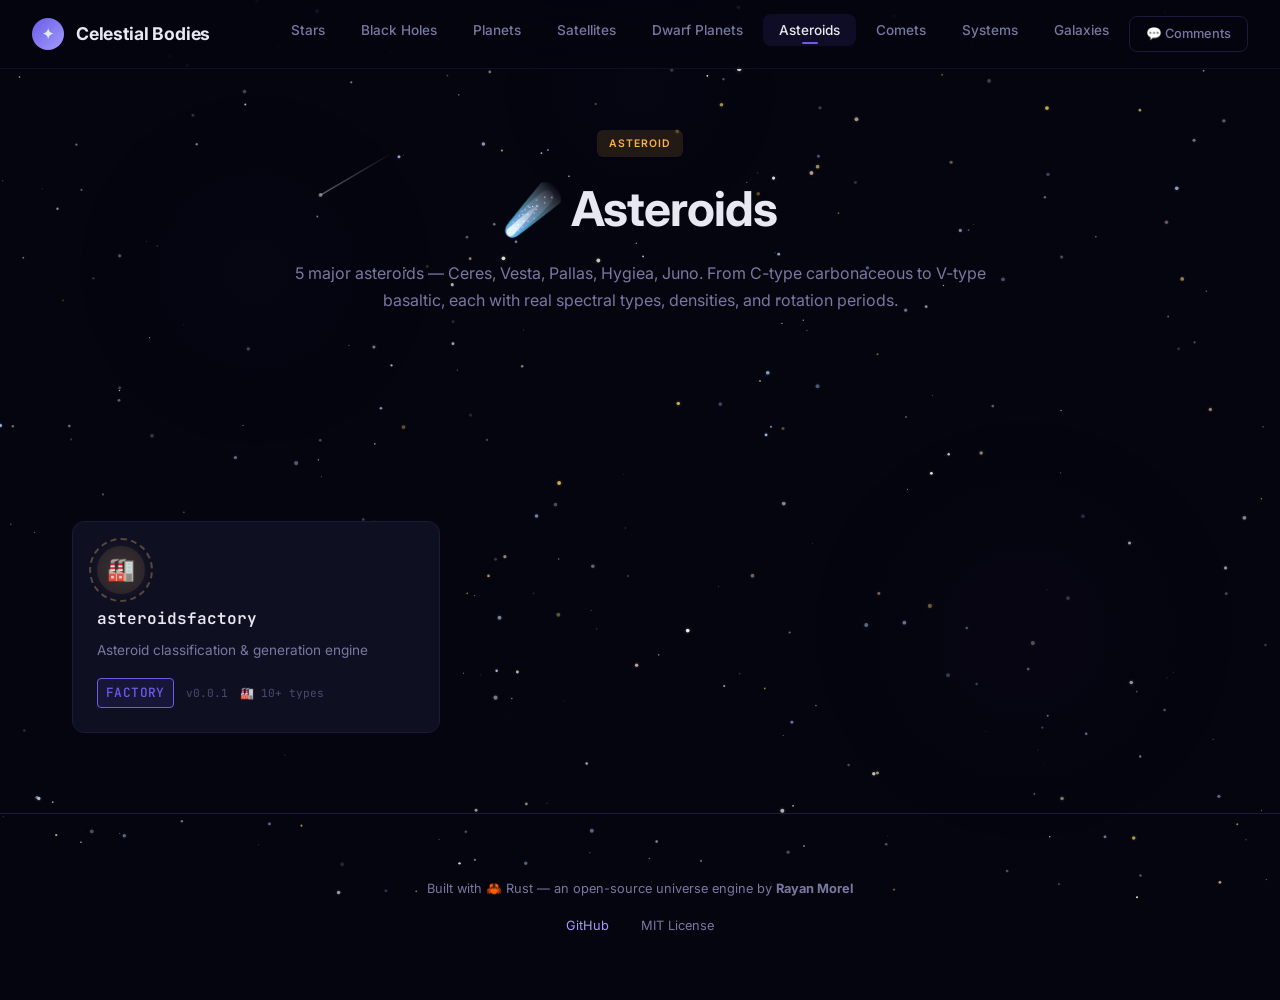
<file: pages/asteroids.html>
<!DOCTYPE html>
<html lang="en">
<head>
    <meta charset="UTF-8">
    <meta name="viewport" content="width=device-width, initial-scale=1.0">
    <title>Asteroids — Celestial Bodies</title>
    <link rel="stylesheet" href="../css/style.css">
</head>
<body data-page="asteroids">
    <canvas id="starfield"></canvas>

    <nav class="navbar">
        <a href="../index.html" class="nav-logo">
            <div class="logo-icon">✦</div>
            <span>Celestial Bodies</span>
        </a>
        <ul class="nav-links">
            <li><a href="stars.html">Stars</a></li>
            <li><a href="blackholes.html">Black Holes</a></li>
            <li><a href="planets.html">Planets</a></li>
            <li><a href="satellites.html">Satellites</a></li>
            <li><a href="dwarfplanets.html">Dwarf Planets</a></li>
            <li><a href="asteroids.html" class="active">Asteroids</a></li>
            <li><a href="comets.html">Comets</a></li>
            <li><a href="systems.html">Systems</a></li>
            <li><a href="galaxies.html">Galaxies</a></li>
            <li><a href="comments.html" class="btn btn-ghost" style="padding:0.4rem 1rem; font-size:0.8rem;">💬 Comments</a></li>
        </ul>
    </nav>

    <main id="category-content"></main>

    <footer class="footer">
        <div class="container">
            <p>Built with 🦀 Rust &mdash; an open-source universe engine by <strong>Rayan Morel</strong></p>
            <div class="footer-links">
                <a href="https://github.com/celestial4498-prog">GitHub</a>
                <span>MIT License</span>
            </div>
        </div>
    </footer>

    <script src="../js/crates-data.js"></script>
    <script src="../js/app.js"></script>
    <script src="../js/detail-panel.js"></script>
    <script src="../js/category-page.js"></script>
</body>
</html>
</file>
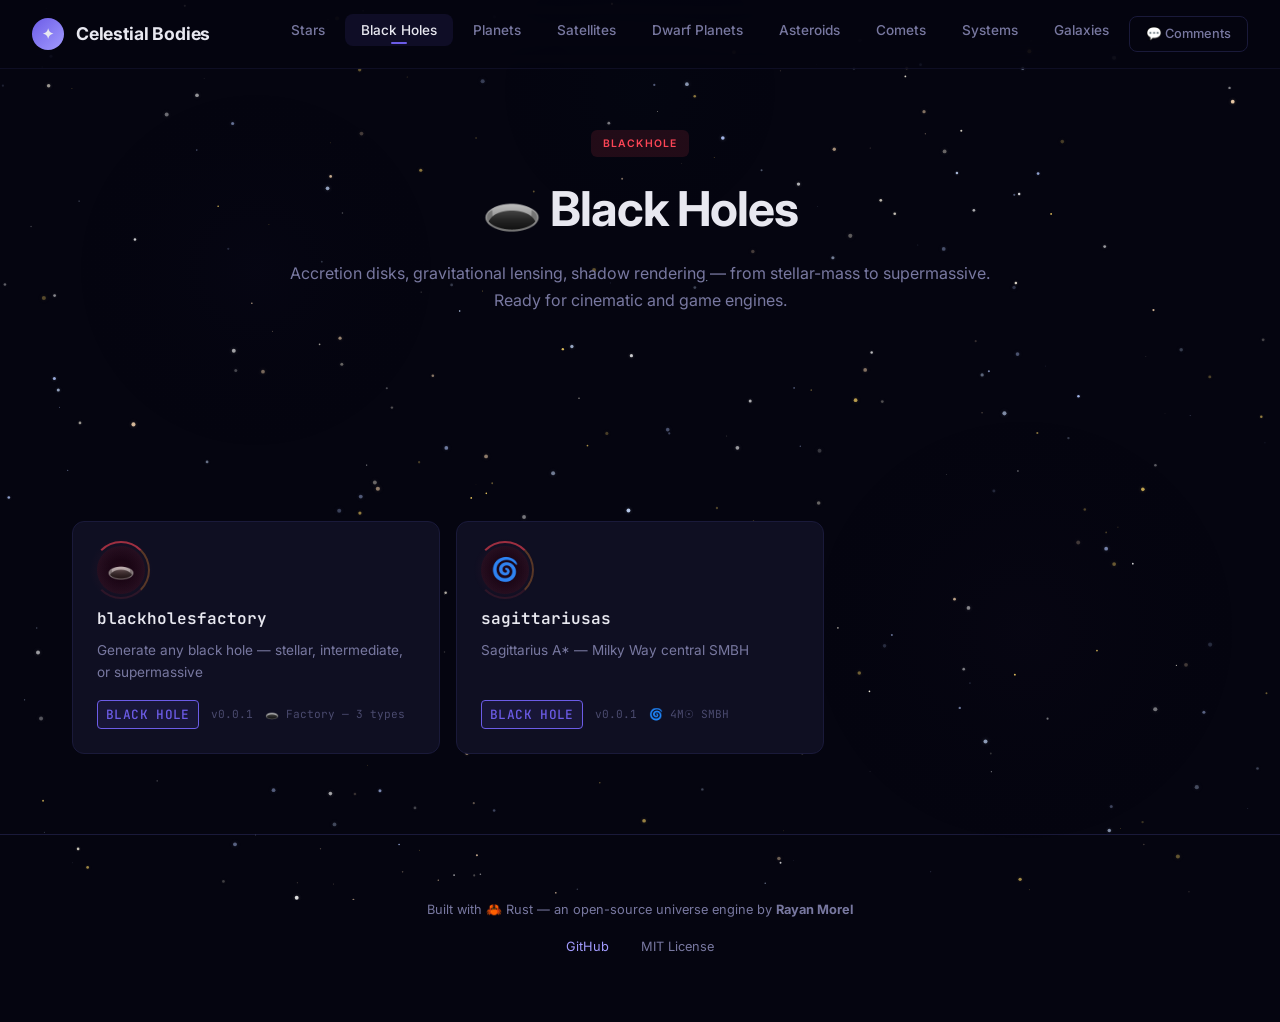
<file: pages/blackholes.html>
<!DOCTYPE html>
<html lang="en">
<head>
    <meta charset="UTF-8">
    <meta name="viewport" content="width=device-width, initial-scale=1.0">
    <title>Black Holes — Celestial Bodies</title>
    <link rel="stylesheet" href="../css/style.css">
</head>
<body data-page="blackholes">
    <canvas id="starfield"></canvas>

    <nav class="navbar">
        <a href="../index.html" class="nav-logo">
            <div class="logo-icon">✦</div>
            <span>Celestial Bodies</span>
        </a>
        <ul class="nav-links">
            <li><a href="stars.html">Stars</a></li>
            <li><a href="blackholes.html" class="active">Black Holes</a></li>
            <li><a href="planets.html">Planets</a></li>
            <li><a href="satellites.html">Satellites</a></li>
            <li><a href="dwarfplanets.html">Dwarf Planets</a></li>
            <li><a href="asteroids.html">Asteroids</a></li>
            <li><a href="comets.html">Comets</a></li>
            <li><a href="systems.html">Systems</a></li>
            <li><a href="galaxies.html">Galaxies</a></li>
            <li><a href="comments.html" class="btn btn-ghost" style="padding:0.4rem 1rem; font-size:0.8rem;">💬 Comments</a></li>
        </ul>
    </nav>

    <main id="category-content"></main>

    <footer class="footer">
        <div class="container">
            <p>Built with 🦀 Rust &mdash; an open-source universe engine by <strong>Rayan Morel</strong></p>
            <div class="footer-links">
                <a href="https://github.com/celestial4498-prog">GitHub</a>
                <span>MIT License</span>
            </div>
        </div>
    </footer>

    <script src="../js/crates-data.js"></script>
    <script src="../js/app.js"></script>
    <script src="../js/detail-panel.js"></script>
    <script src="../js/category-page.js"></script>
</body>
</html>
</file>
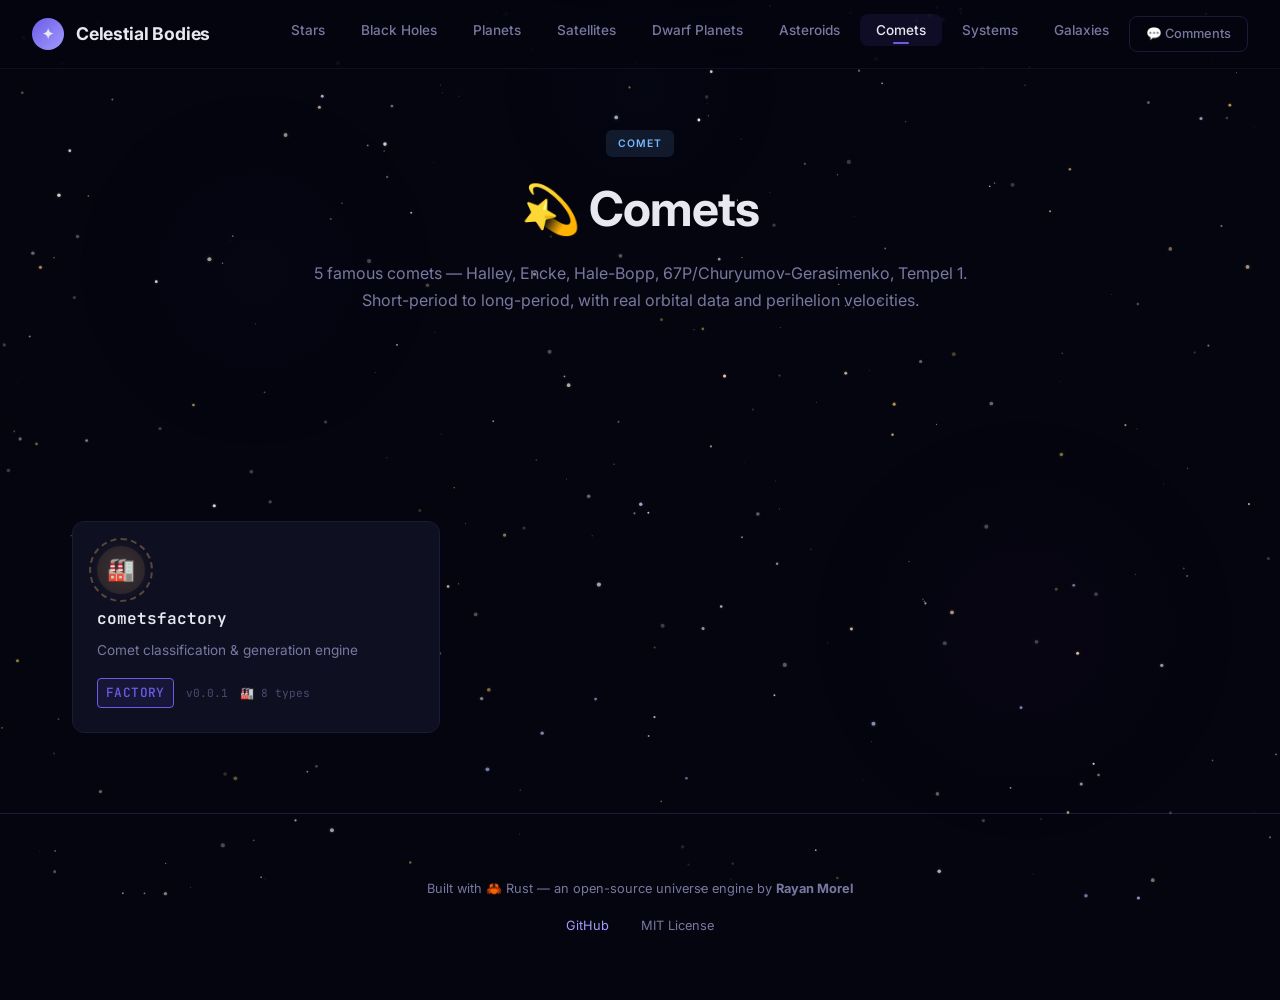
<file: pages/comets.html>
<!DOCTYPE html>
<html lang="en">
<head>
    <meta charset="UTF-8">
    <meta name="viewport" content="width=device-width, initial-scale=1.0">
    <title>Comets — Celestial Bodies</title>
    <link rel="stylesheet" href="../css/style.css">
</head>
<body data-page="comets">
    <canvas id="starfield"></canvas>

    <nav class="navbar">
        <a href="../index.html" class="nav-logo">
            <div class="logo-icon">✦</div>
            <span>Celestial Bodies</span>
        </a>
        <ul class="nav-links">
            <li><a href="stars.html">Stars</a></li>
            <li><a href="blackholes.html">Black Holes</a></li>
            <li><a href="planets.html">Planets</a></li>
            <li><a href="satellites.html">Satellites</a></li>
            <li><a href="dwarfplanets.html">Dwarf Planets</a></li>
            <li><a href="asteroids.html">Asteroids</a></li>
            <li><a href="comets.html" class="active">Comets</a></li>
            <li><a href="systems.html">Systems</a></li>
            <li><a href="galaxies.html">Galaxies</a></li>
            <li><a href="comments.html" class="btn btn-ghost" style="padding:0.4rem 1rem; font-size:0.8rem;">💬 Comments</a></li>
        </ul>
    </nav>

    <main id="category-content"></main>

    <footer class="footer">
        <div class="container">
            <p>Built with 🦀 Rust &mdash; an open-source universe engine by <strong>Rayan Morel</strong></p>
            <div class="footer-links">
                <a href="https://github.com/celestial4498-prog">GitHub</a>
                <span>MIT License</span>
            </div>
        </div>
    </footer>

    <script src="../js/crates-data.js"></script>
    <script src="../js/app.js"></script>
    <script src="../js/detail-panel.js"></script>
    <script src="../js/category-page.js"></script>
</body>
</html>
</file>
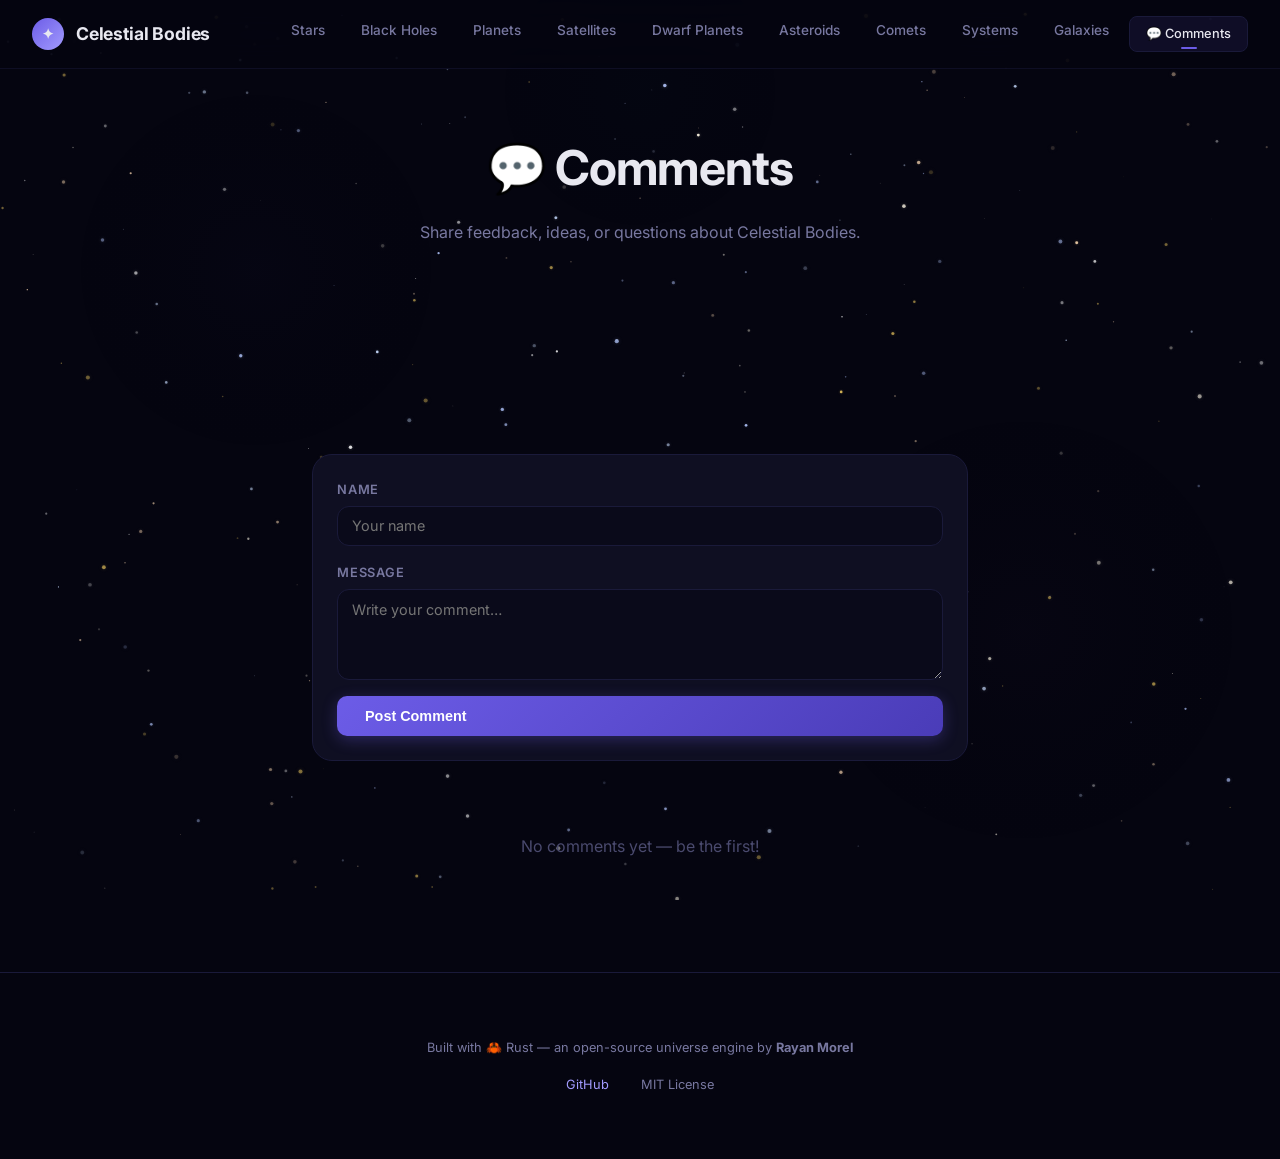
<file: pages/comments.html>
<!DOCTYPE html>
<html lang="en">
<head>
    <meta charset="UTF-8">
    <meta name="viewport" content="width=device-width, initial-scale=1.0">
    <title>Comments — Celestial Bodies</title>
    <link rel="stylesheet" href="../css/style.css">
</head>
<body data-page="comments">
    <canvas id="starfield"></canvas>

    <nav class="navbar">
        <a href="../index.html" class="nav-logo">
            <div class="logo-icon">✦</div>
            <span>Celestial Bodies</span>
        </a>
        <ul class="nav-links">
            <li><a href="stars.html">Stars</a></li>
            <li><a href="blackholes.html">Black Holes</a></li>
            <li><a href="planets.html">Planets</a></li>
            <li><a href="satellites.html">Satellites</a></li>
            <li><a href="dwarfplanets.html">Dwarf Planets</a></li>
            <li><a href="asteroids.html">Asteroids</a></li>
            <li><a href="comets.html">Comets</a></li>
            <li><a href="systems.html">Systems</a></li>
            <li><a href="galaxies.html">Galaxies</a></li>
            <li><a href="comments.html" class="btn btn-ghost active" style="padding:0.4rem 1rem; font-size:0.8rem;">💬 Comments</a></li>
        </ul>
    </nav>

    <section class="section category-hero">
        <div class="container">
            <div class="section-header" style="text-align:center; max-width:100%;">
                <h2>💬 Comments</h2>
                <p>Share feedback, ideas, or questions about Celestial Bodies.</p>
            </div>
        </div>
    </section>

    <section class="section">
        <div class="container" style="max-width: 720px;">

            <!-- Comment form -->
            <form id="comment-form" class="comment-form">
                <div class="form-group">
                    <label for="comment-name">Name</label>
                    <input type="text" id="comment-name" placeholder="Your name" required autocomplete="off" maxlength="80">
                </div>
                <div class="form-group">
                    <label for="comment-text">Message</label>
                    <textarea id="comment-text" rows="4" placeholder="Write your comment…" required maxlength="2000"></textarea>
                </div>
                <button type="submit" class="btn btn-primary">Post Comment</button>
            </form>

            <!-- Comments list -->
            <div id="comments-list" class="comments-list">
                <p class="comment-empty">No comments yet — be the first!</p>
            </div>
        </div>
    </section>

    <footer class="footer">
        <div class="container">
            <p>Built with 🦀 Rust &mdash; an open-source universe engine by <strong>Rayan Morel</strong></p>
            <div class="footer-links">
                <a href="https://github.com/celestial4498-prog">GitHub</a>
                <span>MIT License</span>
            </div>
        </div>
    </footer>

    <script src="../js/app.js"></script>
    <script src="../js/comments.js"></script>
</body>
</html>
</file>
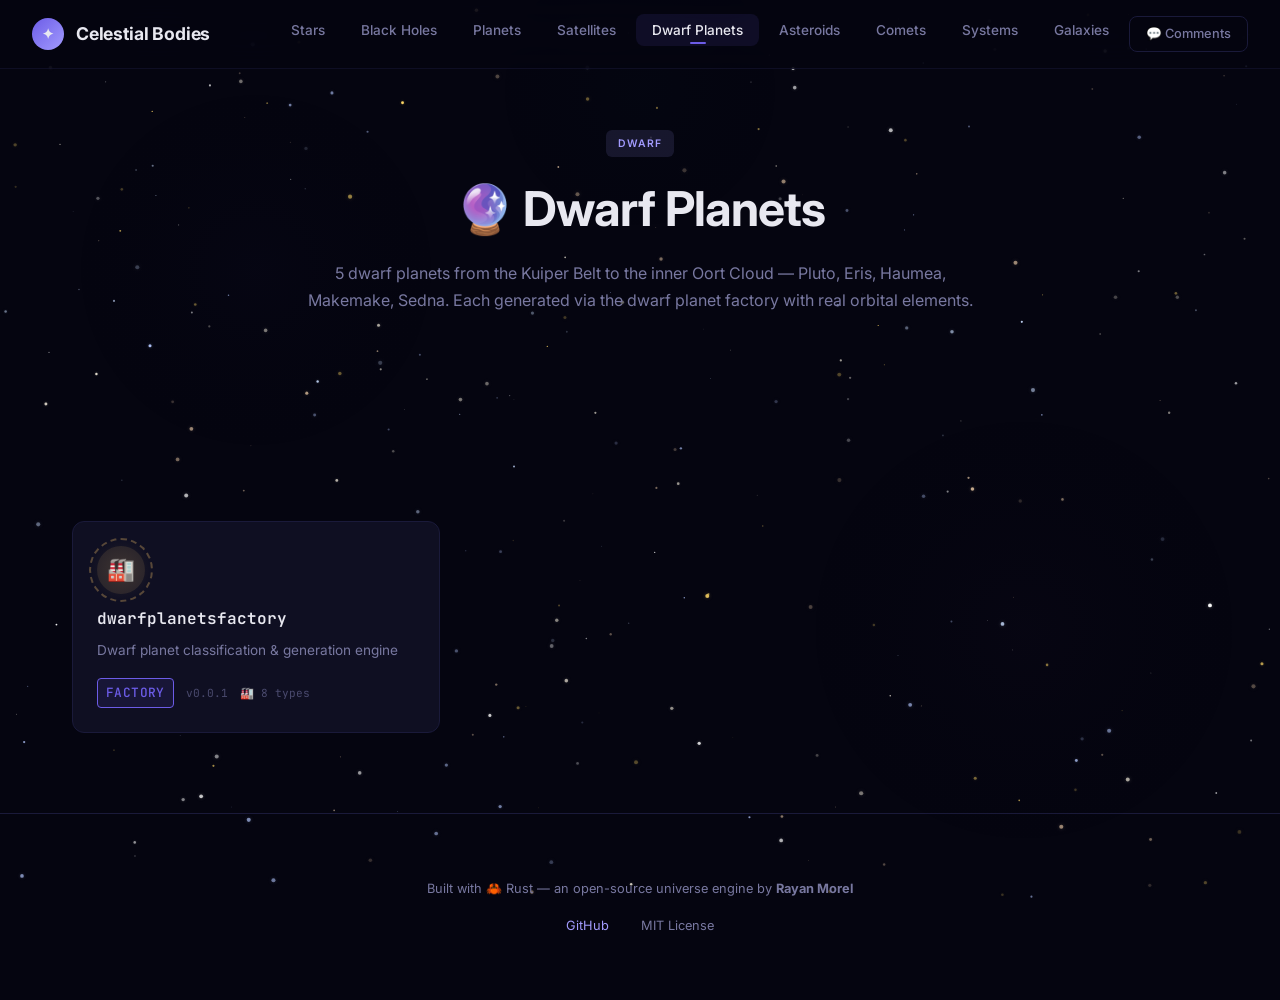
<file: pages/dwarfplanets.html>
<!DOCTYPE html>
<html lang="en">
<head>
    <meta charset="UTF-8">
    <meta name="viewport" content="width=device-width, initial-scale=1.0">
    <title>Dwarf Planets — Celestial Bodies</title>
    <link rel="stylesheet" href="../css/style.css">
</head>
<body data-page="dwarfplanets">
    <canvas id="starfield"></canvas>

    <nav class="navbar">
        <a href="../index.html" class="nav-logo">
            <div class="logo-icon">✦</div>
            <span>Celestial Bodies</span>
        </a>
        <ul class="nav-links">
            <li><a href="stars.html">Stars</a></li>
            <li><a href="blackholes.html">Black Holes</a></li>
            <li><a href="planets.html">Planets</a></li>
            <li><a href="satellites.html">Satellites</a></li>
            <li><a href="dwarfplanets.html" class="active">Dwarf Planets</a></li>
            <li><a href="asteroids.html">Asteroids</a></li>
            <li><a href="comets.html">Comets</a></li>
            <li><a href="systems.html">Systems</a></li>
            <li><a href="galaxies.html">Galaxies</a></li>
            <li><a href="comments.html" class="btn btn-ghost" style="padding:0.4rem 1rem; font-size:0.8rem;">💬 Comments</a></li>
        </ul>
    </nav>

    <main id="category-content"></main>

    <footer class="footer">
        <div class="container">
            <p>Built with 🦀 Rust &mdash; an open-source universe engine by <strong>Rayan Morel</strong></p>
            <div class="footer-links">
                <a href="https://github.com/celestial4498-prog">GitHub</a>
                <span>MIT License</span>
            </div>
        </div>
    </footer>

    <script src="../js/crates-data.js"></script>
    <script src="../js/app.js"></script>
    <script src="../js/detail-panel.js"></script>
    <script src="../js/category-page.js"></script>
</body>
</html>
</file>
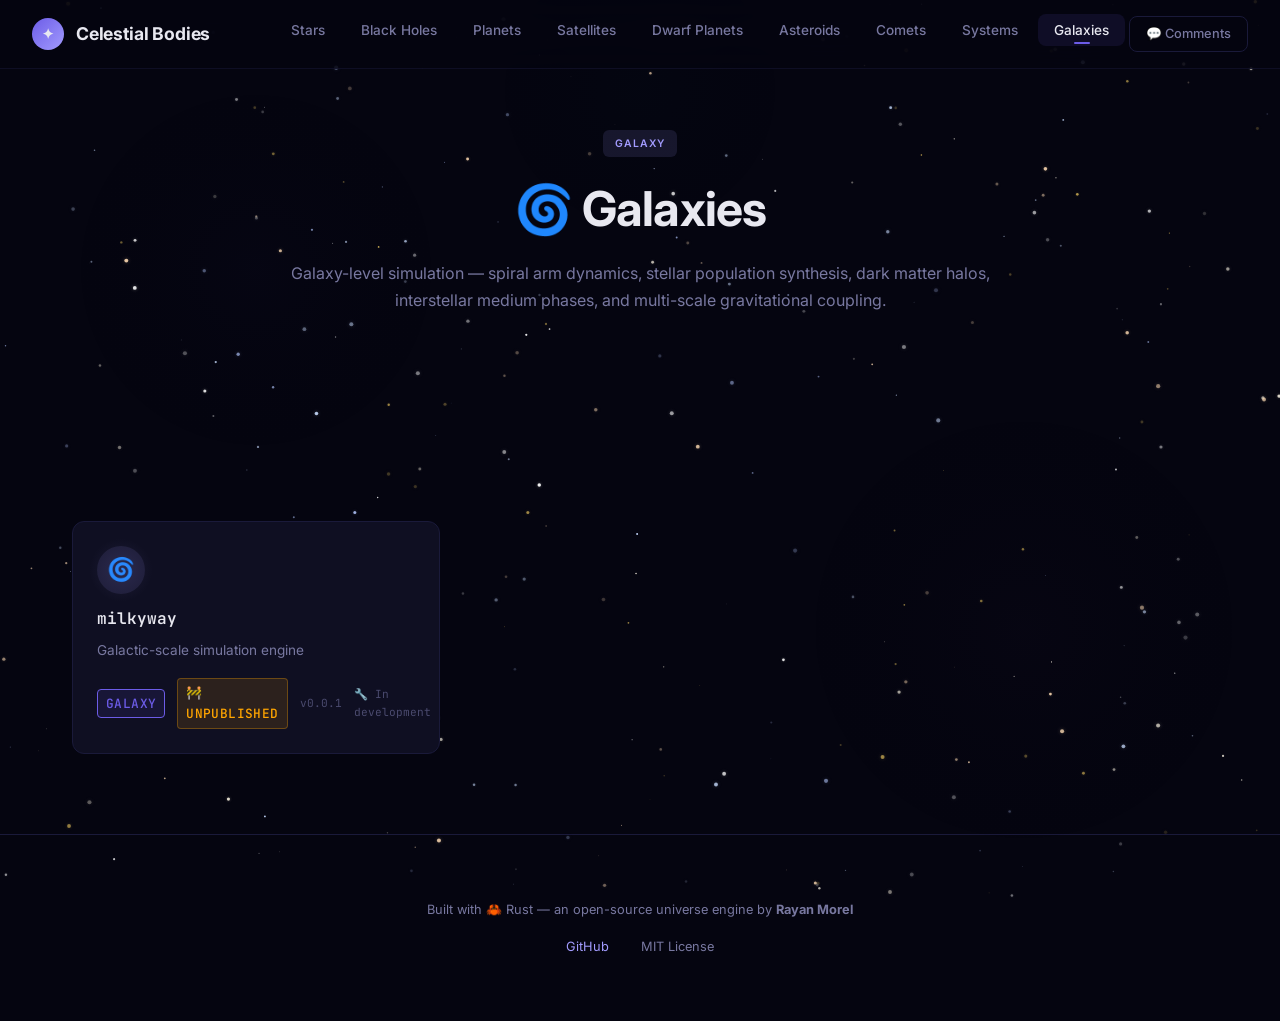
<file: pages/galaxies.html>
<!DOCTYPE html>
<html lang="en">
<head>
    <meta charset="UTF-8">
    <meta name="viewport" content="width=device-width, initial-scale=1.0">
    <title>Galaxies — Celestial Bodies</title>
    <link rel="stylesheet" href="../css/style.css">
</head>
<body data-page="galaxies">
    <canvas id="starfield"></canvas>

    <nav class="navbar">
        <a href="../index.html" class="nav-logo">
            <div class="logo-icon">✦</div>
            <span>Celestial Bodies</span>
        </a>
        <ul class="nav-links">
            <li><a href="stars.html">Stars</a></li>
            <li><a href="blackholes.html">Black Holes</a></li>
            <li><a href="planets.html">Planets</a></li>
            <li><a href="satellites.html">Satellites</a></li>
            <li><a href="dwarfplanets.html">Dwarf Planets</a></li>
            <li><a href="asteroids.html">Asteroids</a></li>
            <li><a href="comets.html">Comets</a></li>
            <li><a href="systems.html">Systems</a></li>
            <li><a href="galaxies.html" class="active">Galaxies</a></li>
            <li><a href="comments.html" class="btn btn-ghost" style="padding:0.4rem 1rem; font-size:0.8rem;">💬 Comments</a></li>
        </ul>
    </nav>

    <main id="category-content"></main>

    <footer class="footer">
        <div class="container">
            <p>Built with 🦀 Rust &mdash; an open-source universe engine by <strong>Rayan Morel</strong></p>
            <div class="footer-links">
                <a href="https://github.com/celestial4498-prog">GitHub</a>
                <span>MIT License</span>
            </div>
        </div>
    </footer>

    <script src="../js/crates-data.js"></script>
    <script src="../js/app.js"></script>
    <script src="../js/detail-panel.js"></script>
    <script src="../js/category-page.js"></script>
</body>
</html>
</file>
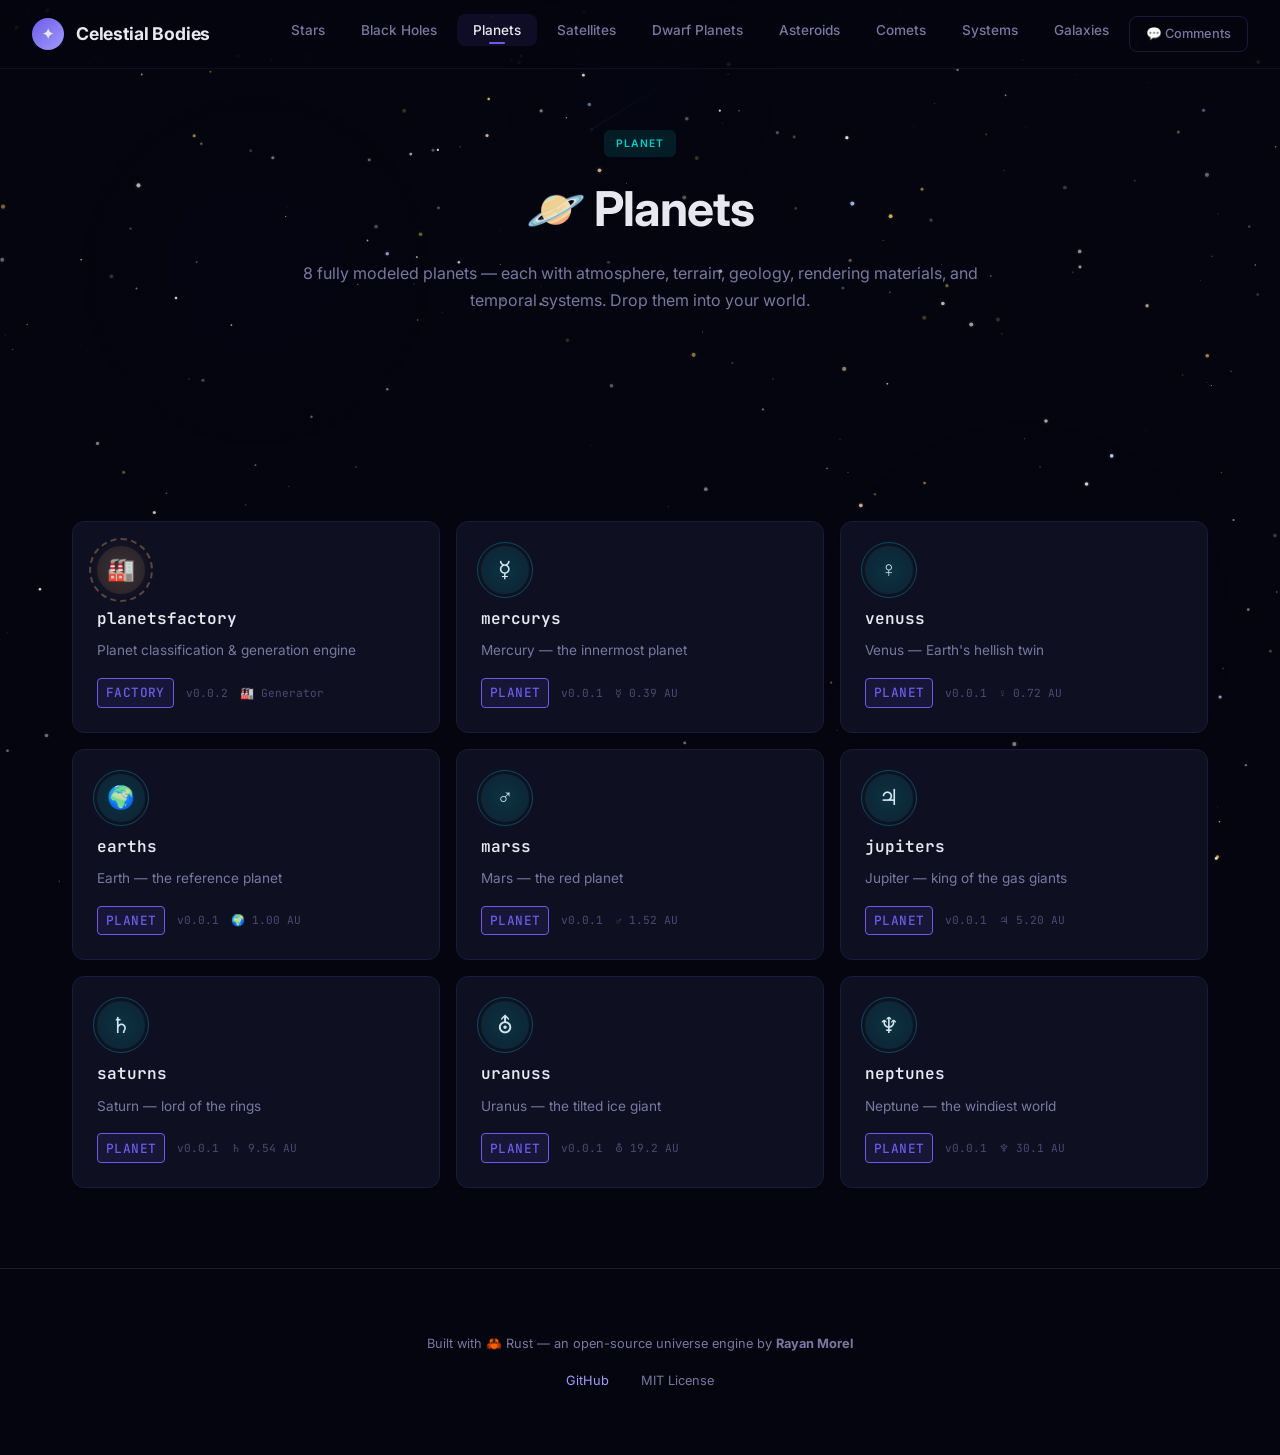
<file: pages/planets.html>
<!DOCTYPE html>
<html lang="en">
<head>
    <meta charset="UTF-8">
    <meta name="viewport" content="width=device-width, initial-scale=1.0">
    <title>Planets — Celestial Bodies</title>
    <link rel="stylesheet" href="../css/style.css">
</head>
<body data-page="planets">
    <canvas id="starfield"></canvas>

    <nav class="navbar">
        <a href="../index.html" class="nav-logo">
            <div class="logo-icon">✦</div>
            <span>Celestial Bodies</span>
        </a>
        <ul class="nav-links">
            <li><a href="stars.html">Stars</a></li>
            <li><a href="blackholes.html">Black Holes</a></li>
            <li><a href="planets.html" class="active">Planets</a></li>
            <li><a href="satellites.html">Satellites</a></li>
            <li><a href="dwarfplanets.html">Dwarf Planets</a></li>
            <li><a href="asteroids.html">Asteroids</a></li>
            <li><a href="comets.html">Comets</a></li>
            <li><a href="systems.html">Systems</a></li>
            <li><a href="galaxies.html">Galaxies</a></li>
            <li><a href="comments.html" class="btn btn-ghost" style="padding:0.4rem 1rem; font-size:0.8rem;">💬 Comments</a></li>
        </ul>
    </nav>

    <main id="category-content"></main>

    <footer class="footer">
        <div class="container">
            <p>Built with 🦀 Rust &mdash; an open-source universe engine by <strong>Rayan Morel</strong></p>
            <div class="footer-links">
                <a href="https://github.com/celestial4498-prog">GitHub</a>
                <span>MIT License</span>
            </div>
        </div>
    </footer>

    <script src="../js/crates-data.js"></script>
    <script src="../js/app.js"></script>
    <script src="../js/detail-panel.js"></script>
    <script src="../js/category-page.js"></script>
</body>
</html>
</file>
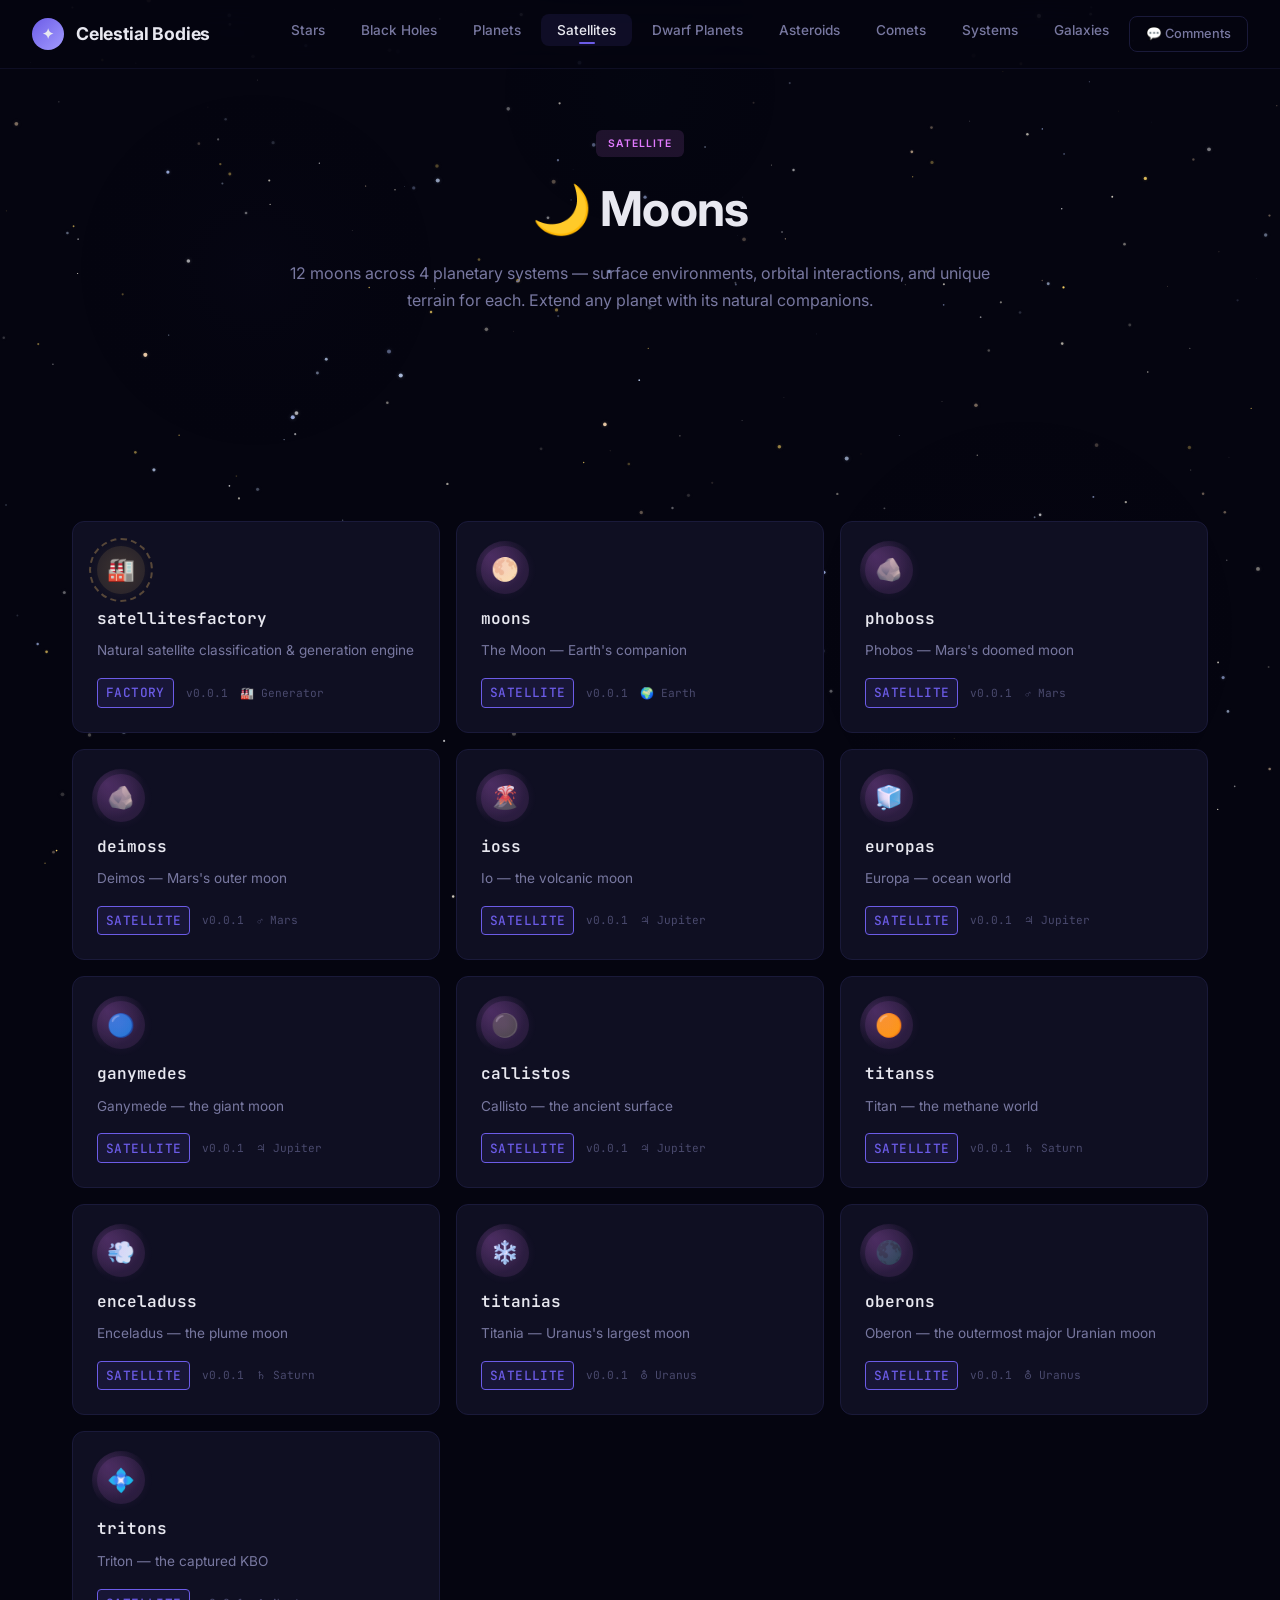
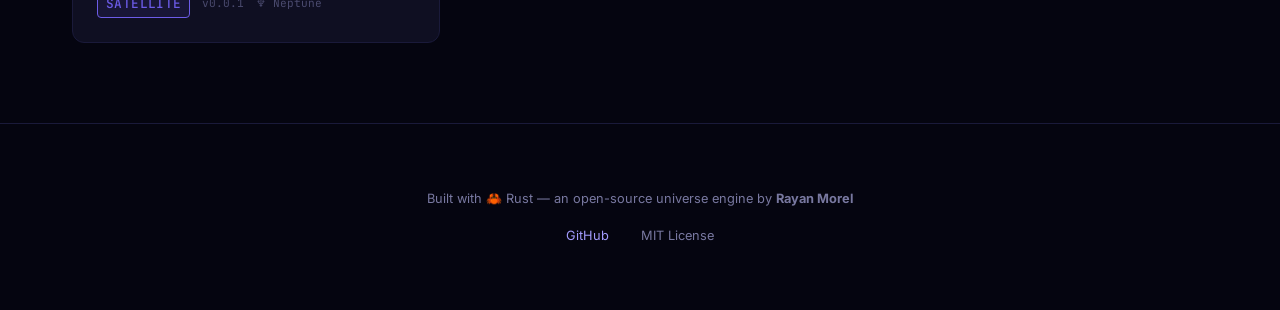
<file: pages/satellites.html>
<!DOCTYPE html>
<html lang="en">
<head>
    <meta charset="UTF-8">
    <meta name="viewport" content="width=device-width, initial-scale=1.0">
    <title>Satellites — Celestial Bodies</title>
    <link rel="stylesheet" href="../css/style.css">
</head>
<body data-page="satellites">
    <canvas id="starfield"></canvas>

    <nav class="navbar">
        <a href="../index.html" class="nav-logo">
            <div class="logo-icon">✦</div>
            <span>Celestial Bodies</span>
        </a>
        <ul class="nav-links">
            <li><a href="stars.html">Stars</a></li>
            <li><a href="blackholes.html">Black Holes</a></li>
            <li><a href="planets.html">Planets</a></li>
            <li><a href="satellites.html" class="active">Satellites</a></li>
            <li><a href="dwarfplanets.html">Dwarf Planets</a></li>
            <li><a href="asteroids.html">Asteroids</a></li>
            <li><a href="comets.html">Comets</a></li>
            <li><a href="systems.html">Systems</a></li>
            <li><a href="galaxies.html">Galaxies</a></li>
            <li><a href="comments.html" class="btn btn-ghost" style="padding:0.4rem 1rem; font-size:0.8rem;">💬 Comments</a></li>
        </ul>
    </nav>

    <main id="category-content"></main>

    <footer class="footer">
        <div class="container">
            <p>Built with 🦀 Rust &mdash; an open-source universe engine by <strong>Rayan Morel</strong></p>
            <div class="footer-links">
                <a href="https://github.com/celestial4498-prog">GitHub</a>
                <span>MIT License</span>
            </div>
        </div>
    </footer>

    <script src="../js/crates-data.js"></script>
    <script src="../js/app.js"></script>
    <script src="../js/detail-panel.js"></script>
    <script src="../js/category-page.js"></script>
</body>
</html>
</file>
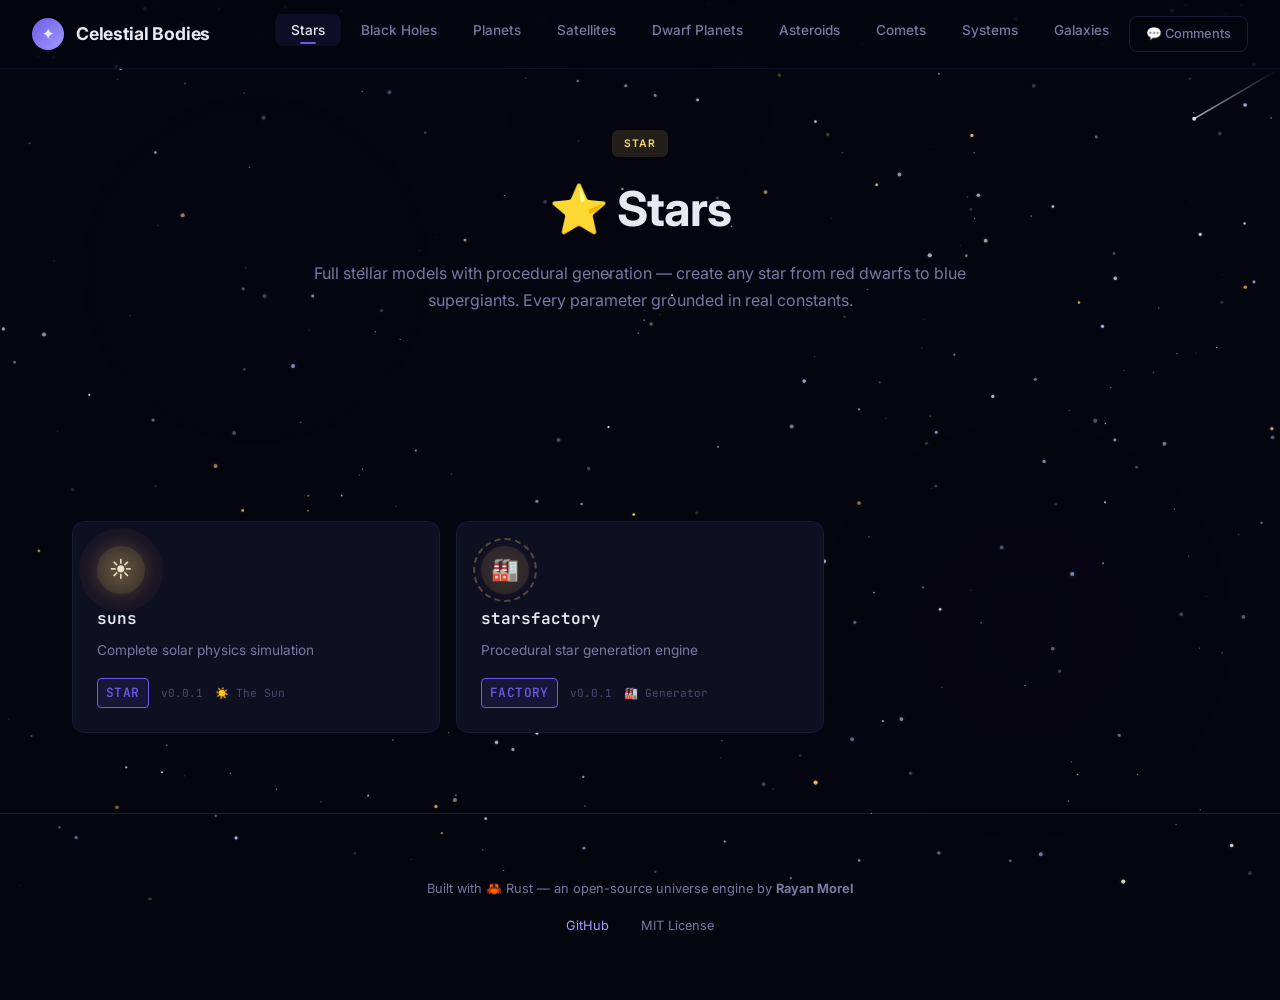
<file: pages/stars.html>
<!DOCTYPE html>
<html lang="en">
<head>
    <meta charset="UTF-8">
    <meta name="viewport" content="width=device-width, initial-scale=1.0">
    <title>Stars — Celestial Bodies</title>
    <link rel="stylesheet" href="../css/style.css">
</head>
<body data-page="stars">
    <canvas id="starfield"></canvas>

    <nav class="navbar">
        <a href="../index.html" class="nav-logo">
            <div class="logo-icon">✦</div>
            <span>Celestial Bodies</span>
        </a>
        <ul class="nav-links">
            <li><a href="stars.html" class="active">Stars</a></li>
            <li><a href="blackholes.html">Black Holes</a></li>
            <li><a href="planets.html">Planets</a></li>
            <li><a href="satellites.html">Satellites</a></li>
            <li><a href="dwarfplanets.html">Dwarf Planets</a></li>
            <li><a href="asteroids.html">Asteroids</a></li>
            <li><a href="comets.html">Comets</a></li>
            <li><a href="systems.html">Systems</a></li>
            <li><a href="galaxies.html">Galaxies</a></li>
            <li><a href="comments.html" class="btn btn-ghost" style="padding:0.4rem 1rem; font-size:0.8rem;">💬 Comments</a></li>
        </ul>
    </nav>

    <main id="category-content"></main>

    <footer class="footer">
        <div class="container">
            <p>Built with 🦀 Rust &mdash; an open-source universe engine by <strong>Rayan Morel</strong></p>
            <div class="footer-links">
                <a href="https://github.com/celestial4498-prog">GitHub</a>
                <span>MIT License</span>
            </div>
        </div>
    </footer>

    <script src="../js/crates-data.js"></script>
    <script src="../js/app.js"></script>
    <script src="../js/detail-panel.js"></script>
    <script src="../js/category-page.js"></script>
</body>
</html>
</file>
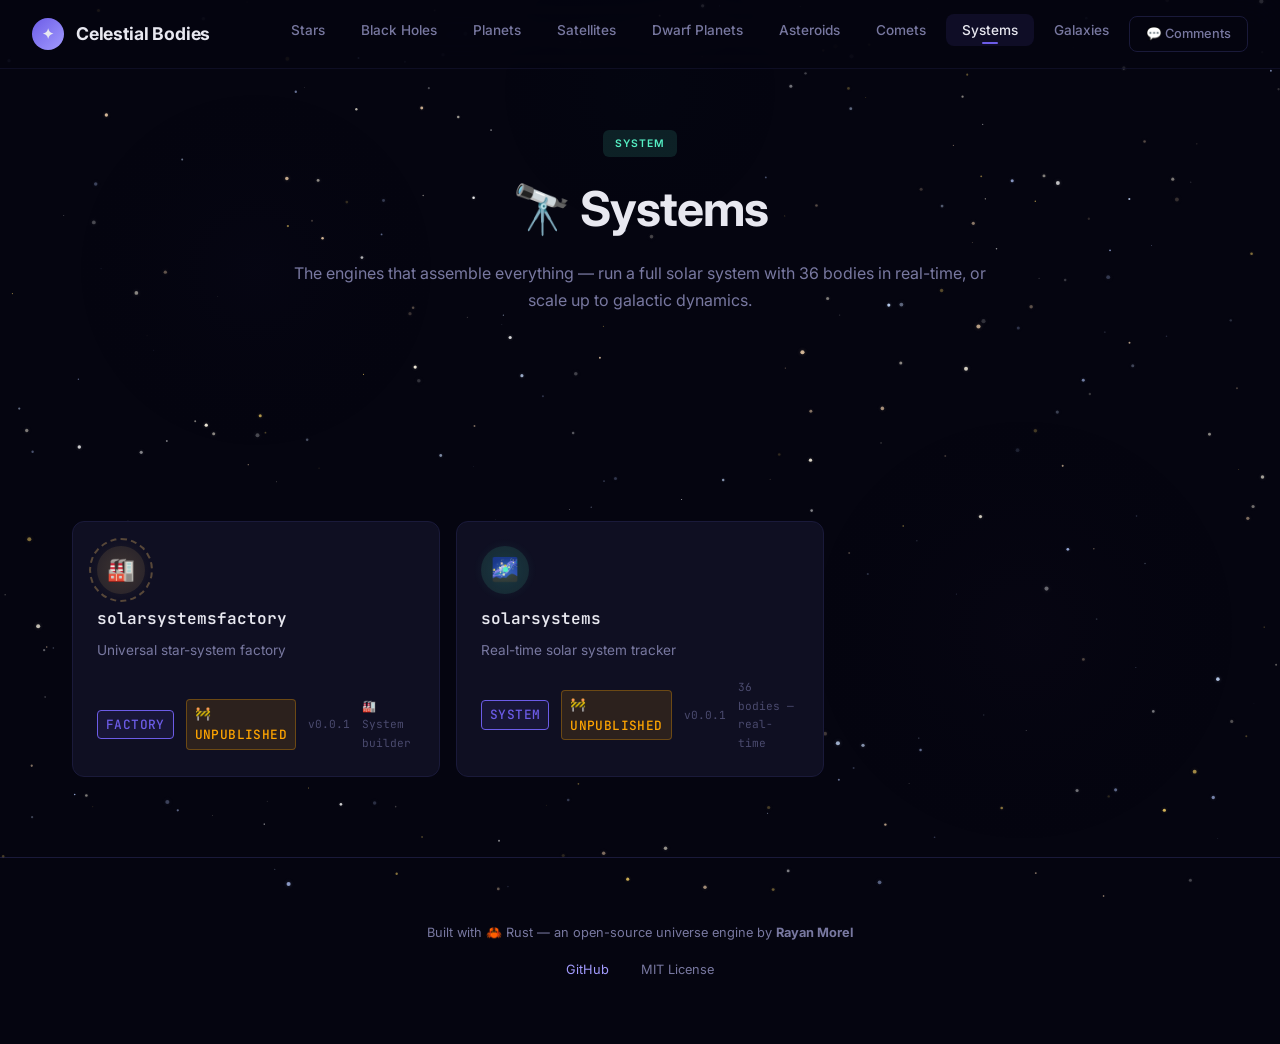
<file: pages/systems.html>
<!DOCTYPE html>
<html lang="en">
<head>
    <meta charset="UTF-8">
    <meta name="viewport" content="width=device-width, initial-scale=1.0">
    <title>Systems — Celestial Bodies</title>
    <link rel="stylesheet" href="../css/style.css">
</head>
<body data-page="systems">
    <canvas id="starfield"></canvas>

    <nav class="navbar">
        <a href="../index.html" class="nav-logo">
            <div class="logo-icon">✦</div>
            <span>Celestial Bodies</span>
        </a>
        <ul class="nav-links">
            <li><a href="stars.html">Stars</a></li>
            <li><a href="blackholes.html">Black Holes</a></li>
            <li><a href="planets.html">Planets</a></li>
            <li><a href="satellites.html">Satellites</a></li>
            <li><a href="dwarfplanets.html">Dwarf Planets</a></li>
            <li><a href="asteroids.html">Asteroids</a></li>
            <li><a href="comets.html">Comets</a></li>
            <li><a href="systems.html" class="active">Systems</a></li>
            <li><a href="galaxies.html">Galaxies</a></li>
            <li><a href="comments.html" class="btn btn-ghost" style="padding:0.4rem 1rem; font-size:0.8rem;">💬 Comments</a></li>
        </ul>
    </nav>

    <main id="category-content"></main>

    <footer class="footer">
        <div class="container">
            <p>Built with 🦀 Rust &mdash; an open-source universe engine by <strong>Rayan Morel</strong></p>
            <div class="footer-links">
                <a href="https://github.com/celestial4498-prog">GitHub</a>
                <span>MIT License</span>
            </div>
        </div>
    </footer>

    <script src="../js/crates-data.js"></script>
    <script src="../js/app.js"></script>
    <script src="../js/detail-panel.js"></script>
    <script src="../js/category-page.js"></script>
</body>
</html>
</file>
<file: css/style.css>
@import url('https://fonts.googleapis.com/css2?family=Inter:wght@300;400;500;600;700;800;900&family=JetBrains+Mono:wght@400;500;600&display=swap');

/* ===== RESET & BASE ===== */
*, *::before, *::after { margin: 0; padding: 0; box-sizing: border-box; }

:root {
    --bg: #050510;
    --bg2: #0a0a1a;
    --surface: #0f0f22;
    --surface2: #151530;
    --border: #1a1a3a;
    --border-hover: #2a2a5a;
    --text: #e8e8f0;
    --text-dim: #7878a0;
    --text-muted: #4a4a6e;

    --accent: #6c5ce7;
    --accent-glow: #a29bfe;
    --accent-dark: #4a3cb8;

    --star-color: #ffd866;
    --planet-color: #00cec9;
    --satellite-color: #e17aff;
    --blackhole-color: #fd4556;
    --system-color: #55efc4;
    --factory-color: #fdcb6e;

    --radius: 12px;
    --radius-lg: 20px;
    --transition: 0.3s cubic-bezier(0.4, 0, 0.2, 1);
}

html { scroll-behavior: smooth; }

body {
    font-family: 'Inter', -apple-system, BlinkMacSystemFont, sans-serif;
    background: var(--bg);
    color: var(--text);
    line-height: 1.65;
    overflow-x: hidden;
    -webkit-font-smoothing: antialiased;
}

a { color: inherit; text-decoration: none; }
img { max-width: 100%; display: block; }
code, pre { font-family: 'JetBrains Mono', monospace; }

/* ===== CANVAS STARFIELD ===== */
#starfield {
    position: fixed;
    top: 0; left: 0;
    width: 100vw; height: 100vh;
    z-index: 0;
    pointer-events: none;
}

/* ===== NAVBAR ===== */
.navbar {
    position: fixed;
    top: 0; left: 0; right: 0;
    z-index: 100;
    padding: 1rem 2rem;
    display: flex;
    align-items: center;
    justify-content: space-between;
    background: rgba(5, 5, 16, 0.7);
    backdrop-filter: blur(20px);
    -webkit-backdrop-filter: blur(20px);
    border-bottom: 1px solid rgba(26, 26, 58, 0.5);
    transition: var(--transition);
}

.navbar.scrolled {
    background: rgba(5, 5, 16, 0.95);
    box-shadow: 0 4px 30px rgba(0, 0, 0, 0.4);
}

.nav-logo {
    display: flex;
    align-items: center;
    gap: 0.75rem;
    font-weight: 700;
    font-size: 1.1rem;
    letter-spacing: -0.01em;
}

.nav-logo .logo-icon {
    width: 32px; height: 32px;
    border-radius: 50%;
    background: linear-gradient(135deg, var(--accent), var(--accent-glow));
    display: flex;
    align-items: center;
    justify-content: center;
    font-size: 0.9rem;
    animation: logoPulse 3s ease-in-out infinite;
}

@keyframes logoPulse {
    0%, 100% { box-shadow: 0 0 10px rgba(108, 92, 231, 0.3); }
    50% { box-shadow: 0 0 25px rgba(108, 92, 231, 0.6); }
}

.nav-links {
    display: flex;
    gap: 0.25rem;
    list-style: none;
}

.nav-links a {
    padding: 0.5rem 1rem;
    border-radius: 8px;
    font-size: 0.85rem;
    font-weight: 500;
    color: var(--text-dim);
    transition: var(--transition);
    position: relative;
}

.nav-links a:hover,
.nav-links a.active {
    color: var(--text);
    background: rgba(108, 92, 231, 0.1);
}

.nav-links a.active::after {
    content: '';
    position: absolute;
    bottom: 2px;
    left: 50%; transform: translateX(-50%);
    width: 16px; height: 2px;
    background: var(--accent);
    border-radius: 1px;
}

/* ===== CONTAINER ===== */
.container {
    max-width: 1200px;
    margin: 0 auto;
    padding: 0 2rem;
    position: relative;
    z-index: 1;
}

.container-narrow {
    max-width: 900px;
    margin: 0 auto;
    padding: 0 2rem;
    position: relative;
    z-index: 1;
}

/* ===== HERO ===== */
.hero {
    position: relative;
    height: 100vh;
    min-height: 600px;
    overflow: hidden;
}

/* Sim canvas fills the entire hero */
.hero > #sim-canvas {
    position: absolute;
    inset: 0;
    width: 100%;
    height: 100%;
    z-index: 1;
    cursor: pointer;
}

/* ── Simulation control panel ── */
#sim-controls {
    position: absolute;
    top: 12px;
    right: 12px;
    z-index: 5;
    display: flex;
    align-items: center;
    gap: 8px;
    padding: 6px 12px;
    background: rgba(10, 10, 25, 0.85);
    border: 1px solid rgba(108, 92, 231, 0.3);
    border-radius: 10px;
    backdrop-filter: blur(12px);
    -webkit-backdrop-filter: blur(12px);
    pointer-events: auto;
    user-select: none;
}

#sim-controls button {
    background: rgba(40, 40, 60, 0.6);
    border: 1px solid rgba(108, 92, 231, 0.25);
    color: #e0e0f0;
    border-radius: 6px;
    padding: 4px 10px;
    font-size: 13px;
    cursor: pointer;
    transition: background 0.2s, border-color 0.2s;
    font-family: 'SF Mono', 'JetBrains Mono', monospace;
}

#sim-controls button:hover {
    background: rgba(108, 92, 231, 0.3);
    border-color: rgba(108, 92, 231, 0.5);
}

#sim-speed {
    width: 80px;
    height: 4px;
    appearance: none;
    -webkit-appearance: none;
    background: rgba(108, 92, 231, 0.2);
    border-radius: 2px;
    outline: none;
    cursor: pointer;
}

#sim-speed::-webkit-slider-thumb {
    -webkit-appearance: none;
    width: 14px;
    height: 14px;
    border-radius: 50%;
    background: var(--accent-glow);
    border: 2px solid rgba(10, 10, 25, 0.8);
    cursor: pointer;
}

#sim-speed::-moz-range-thumb {
    width: 14px;
    height: 14px;
    border-radius: 50%;
    background: var(--accent-glow);
    border: 2px solid rgba(10, 10, 25, 0.8);
    cursor: pointer;
}

#sim-speed-label {
    color: var(--accent-glow);
    font-family: 'SF Mono', 'JetBrains Mono', monospace;
    font-size: 11px;
    min-width: 36px;
    text-align: center;
}

#sim-create {
    font-size: 11px !important;
}

#sim-reset {
    font-size: 11px !important;
    opacity: 0.6;
}
#sim-reset:hover { opacity: 1; }

@media (max-width: 640px) {
    #sim-controls {
        top: 8px;
        right: 8px;
        gap: 4px;
        padding: 4px 8px;
    }
    #sim-speed { width: 50px; }
    #sim-controls button { padding: 3px 6px; font-size: 11px; }
    #sim-speed-label { font-size: 9px; }
}

/* Dark gradient overlay so text is readable over the simulation */
.hero-overlay {
    position: absolute;
    inset: 0;
    z-index: 2;
    background:
        radial-gradient(ellipse 80% 60% at 50% 55%, transparent 0%, rgba(5,5,16,0.45) 100%),
        linear-gradient(to bottom, rgba(5,5,16,0.3) 0%, transparent 30%, transparent 70%, rgba(5,5,16,0.6) 100%);
    pointer-events: none;
}

/* Hero text floats above canvas + overlay */
.hero-content {
    position: relative;
    z-index: 3;
    display: flex;
    flex-direction: column;
    justify-content: center;
    align-items: center;
    text-align: center;
    height: 100%;
    padding: 6rem 2rem 4rem;
    pointer-events: none;
}

.hero-content > * {
    pointer-events: auto;
}

.sim-hint {
    margin-top: 1rem;
    font-size: 0.7rem;
    color: var(--text-muted);
    letter-spacing: 0.15em;
    text-transform: uppercase;
    opacity: 0.5;
    animation: fadeInUp 1s ease-out 1s both;
}

.hero-badge {
    display: inline-flex;
    align-items: center;
    gap: 0.5rem;
    padding: 0.4rem 1.2rem;
    border: 1px solid var(--border);
    border-radius: 999px;
    font-size: 0.75rem;
    font-weight: 500;
    color: var(--text-dim);
    letter-spacing: 0.12em;
    text-transform: uppercase;
    background: rgba(15, 15, 34, 0.6);
    backdrop-filter: blur(10px);
    margin-bottom: 2rem;
    animation: fadeInDown 0.8s ease-out;
}

.hero-badge .dot {
    width: 6px; height: 6px;
    border-radius: 50%;
    background: var(--system-color);
    animation: blink 2s ease-in-out infinite;
}

@keyframes blink {
    0%, 100% { opacity: 1; }
    50% { opacity: 0.3; }
}

.hero h1 {
    font-size: clamp(3rem, 8vw, 5.5rem);
    font-weight: 900;
    letter-spacing: -0.03em;
    line-height: 1.05;
    margin-bottom: 1.5rem;
    animation: fadeInUp 0.8s ease-out 0.1s both;
}

.hero h1 .gradient {
    background: linear-gradient(135deg, #fff 0%, var(--accent-glow) 40%, var(--star-color) 70%, var(--planet-color) 100%);
    -webkit-background-clip: text;
    -webkit-text-fill-color: transparent;
    background-clip: text;
}

.hero .subtitle {
    font-size: clamp(1rem, 2.5vw, 1.3rem);
    color: var(--text-dim);
    max-width: 680px;
    margin: 0 auto 3rem;
    font-weight: 300;
    animation: fadeInUp 0.8s ease-out 0.2s both;
}

.hero-actions {
    display: flex;
    gap: 1rem;
    flex-wrap: wrap;
    justify-content: center;
    animation: fadeInUp 0.8s ease-out 0.3s both;
}

/* ===== BUTTONS ===== */
.btn {
    display: inline-flex;
    align-items: center;
    gap: 0.5rem;
    padding: 0.75rem 1.75rem;
    border-radius: 10px;
    font-size: 0.9rem;
    font-weight: 600;
    border: none;
    cursor: pointer;
    transition: var(--transition);
    white-space: nowrap;
}

.btn-primary {
    background: linear-gradient(135deg, var(--accent), var(--accent-dark));
    color: #fff;
    box-shadow: 0 4px 15px rgba(108, 92, 231, 0.3);
}
.btn-primary:hover {
    transform: translateY(-2px);
    box-shadow: 0 8px 30px rgba(108, 92, 231, 0.5);
}

.btn-ghost {
    background: transparent;
    color: var(--text);
    border: 1px solid var(--border);
}
.btn-ghost:hover {
    border-color: var(--accent);
    background: rgba(108, 92, 231, 0.05);
}

/* ===== SOLAR SYSTEM ORBIT ANIMATION (legacy, kept for crate pages) ===== */
.orbit-scene {
    position: relative;
    width: 500px;
    height: 500px;
    margin: 4rem auto 0;
    animation: fadeIn 1s ease-out 0.5s both;
}

.orbit-sun {
    position: absolute;
    top: 50%; left: 50%;
    transform: translate(-50%, -50%);
    width: 40px; height: 40px;
    border-radius: 50%;
    background: radial-gradient(circle, #fff 0%, var(--star-color) 40%, #e67e22 100%);
    box-shadow: 0 0 40px rgba(255, 216, 102, 0.6), 0 0 80px rgba(255, 216, 102, 0.3);
    z-index: 10;
    animation: sunPulse 4s ease-in-out infinite;
}

@keyframes sunPulse {
    0%, 100% { box-shadow: 0 0 40px rgba(255,216,102,0.6), 0 0 80px rgba(255,216,102,0.3); }
    50% { box-shadow: 0 0 60px rgba(255,216,102,0.8), 0 0 120px rgba(255,216,102,0.4); }
}

.orbit-ring {
    position: absolute;
    top: 50%; left: 50%;
    border: 1px solid rgba(255, 255, 255, 0.06);
    border-radius: 50%;
    transform: translate(-50%, -50%) rotateX(75deg);
}

.orbit-planet {
    position: absolute;
    border-radius: 50%;
    z-index: 5;
    transform-origin: center center;
}

/* Planet orbit paths */
.orbit-1 { width: 100px; height: 100px; }
.orbit-2 { width: 150px; height: 150px; }
.orbit-3 { width: 210px; height: 210px; }
.orbit-4 { width: 270px; height: 270px; }
.orbit-5 { width: 340px; height: 340px; }
.orbit-6 { width: 400px; height: 400px; }
.orbit-7 { width: 450px; height: 450px; }
.orbit-8 { width: 490px; height: 490px; }

/* Planet dots on orbits */
.planet-mercury {
    width: 6px; height: 6px;
    background: #b0b0b0;
    box-shadow: 0 0 6px rgba(176,176,176,0.5);
    animation: orbitAnim 3s linear infinite;
    --orbit-radius: 50px;
}
.planet-venus {
    width: 8px; height: 8px;
    background: #e8a84c;
    box-shadow: 0 0 8px rgba(232,168,76,0.5);
    animation: orbitAnim 5s linear infinite;
    --orbit-radius: 75px;
}
.planet-earth {
    width: 9px; height: 9px;
    background: #4dabf7;
    box-shadow: 0 0 10px rgba(77,171,247,0.5);
    animation: orbitAnim 7s linear infinite;
    --orbit-radius: 105px;
}
.planet-mars {
    width: 7px; height: 7px;
    background: #e74c3c;
    box-shadow: 0 0 8px rgba(231,76,60,0.5);
    animation: orbitAnim 9s linear infinite;
    --orbit-radius: 135px;
}
.planet-jupiter {
    width: 14px; height: 14px;
    background: #deb887;
    box-shadow: 0 0 12px rgba(222,184,135,0.5);
    animation: orbitAnim 14s linear infinite;
    --orbit-radius: 170px;
}
.planet-saturn {
    width: 12px; height: 12px;
    background: #f0d58c;
    box-shadow: 0 0 12px rgba(240,213,140,0.5);
    animation: orbitAnim 18s linear infinite;
    --orbit-radius: 200px;
}
.planet-uranus {
    width: 10px; height: 10px;
    background: #7ec8e3;
    box-shadow: 0 0 10px rgba(126,200,227,0.5);
    animation: orbitAnim 24s linear infinite;
    --orbit-radius: 225px;
}
.planet-neptune {
    width: 10px; height: 10px;
    background: #3b5998;
    box-shadow: 0 0 10px rgba(59,89,152,0.5);
    animation: orbitAnim 30s linear infinite;
    --orbit-radius: 245px;
}

@keyframes orbitAnim {
    0% {
        transform: rotate(0deg) translateX(var(--orbit-radius)) rotate(0deg);
    }
    100% {
        transform: rotate(360deg) translateX(var(--orbit-radius)) rotate(-360deg);
    }
}

/* ===== STATS BAR ===== */
.stats-bar {
    display: grid;
    grid-template-columns: repeat(4, 1fr);
    gap: 1px;
    background: var(--border);
    border-radius: var(--radius-lg);
    overflow: hidden;
    margin: -2rem 0 4rem;
}

.stat-item {
    background: var(--surface);
    padding: 2rem 1.5rem;
    text-align: center;
    transition: var(--transition);
}

.stat-item:hover {
    background: var(--surface2);
}

.stat-value {
    font-size: 2.5rem;
    font-weight: 800;
    font-family: 'JetBrains Mono', monospace;
    letter-spacing: -0.02em;
}

.stat-label {
    font-size: 0.75rem;
    color: var(--text-dim);
    text-transform: uppercase;
    letter-spacing: 0.1em;
    margin-top: 0.25rem;
}

/* ===== SECTION ===== */
.section {
    padding: 5rem 0;
}

.section-header {
    margin-bottom: 3rem;
}

.section-header h2 {
    font-size: 2rem;
    font-weight: 700;
    margin-bottom: 0.75rem;
    letter-spacing: -0.02em;
}

.section-header p {
    color: var(--text-dim);
    font-size: 1rem;
    max-width: 600px;
}

.section-tag {
    display: inline-block;
    font-size: 0.65rem;
    font-weight: 600;
    text-transform: uppercase;
    letter-spacing: 0.1em;
    padding: 0.3rem 0.75rem;
    border-radius: 6px;
    margin-bottom: 0.75rem;
}

.tag-star { background: rgba(255,216,102,0.12); color: var(--star-color); }
.tag-planet { background: rgba(0,206,201,0.12); color: var(--planet-color); }
.tag-satellite { background: rgba(225,122,255,0.12); color: var(--satellite-color); }
.tag-blackhole { background: rgba(253,69,86,0.12); color: var(--blackhole-color); }
.tag-system { background: rgba(85,239,196,0.12); color: var(--system-color); }
.tag-factory { background: rgba(253,203,110,0.12); color: var(--factory-color); }
.tag-dwarf { background: rgba(162,155,254,0.12); color: var(--accent-glow); }
.tag-asteroid { background: rgba(255,177,66,0.12); color: #ffb142; }
.tag-comet { background: rgba(116,185,255,0.12); color: #74b9ff; }
.tag-galaxy { background: rgba(162,155,254,0.12); color: var(--accent-glow); }

/* Unpublished badge + card dimming */
.badge-unpublished {
    background: rgba(255,165,0,0.12) !important;
    color: #ffa500 !important;
    border-color: rgba(255,165,0,0.3) !important;
    font-size: 0.7rem;
}

.crate-unpublished {
    opacity: 0.7;
    border-style: dashed;
}

.crate-unpublished:hover {
    opacity: 1;
}

/* ===== CRATE CARDS ===== */
.crate-grid {
    display: grid;
    grid-template-columns: repeat(auto-fill, minmax(280px, 1fr));
    gap: 1rem;
}

.crate-card {
    background: var(--surface);
    border: 1px solid var(--border);
    border-radius: var(--radius);
    padding: 1.5rem;
    transition: var(--transition);
    display: flex;
    flex-direction: column;
    position: relative;
    overflow: hidden;
}

.crate-card::before {
    content: '';
    position: absolute;
    top: 0; left: 0;
    width: 100%; height: 2px;
    background: linear-gradient(90deg, transparent, var(--card-accent, var(--accent)), transparent);
    opacity: 0;
    transition: var(--transition);
}

.crate-card:hover {
    border-color: var(--border-hover);
    transform: translateY(-4px);
    box-shadow: 0 12px 40px rgba(0, 0, 0, 0.3);
}

.crate-card:hover::before { opacity: 1; }

.crate-icon {
    font-size: 1.5rem;
    margin-bottom: 0.75rem;
    display: flex;
    align-items: center;
    gap: 0.75rem;
}

.crate-icon .emoji {
    width: 48px; height: 48px;
    border-radius: 50%;
    display: flex;
    align-items: center;
    justify-content: center;
    font-size: 1.4rem;
    position: relative;
    overflow: visible;
    transition: transform 0.4s ease, box-shadow 0.4s ease;
}

.crate-card h3 {
    font-family: 'JetBrains Mono', monospace;
    font-size: 1rem;
    font-weight: 600;
    margin-bottom: 0.5rem;
}

.crate-card .desc {
    font-size: 0.85rem;
    color: var(--text-dim);
    flex: 1;
    line-height: 1.6;
}

.crate-card .meta {
    display: flex;
    align-items: center;
    gap: 0.75rem;
    margin-top: 1rem;
    font-size: 0.7rem;
    font-family: 'JetBrains Mono', monospace;
    color: var(--text-muted);
}

.crate-card .meta .badge {
    padding: 0.2rem 0.5rem;
    border-radius: 4px;
    font-weight: 500;
}

/* ===== CARD CELESTIAL VISUALS ===== */
.crate-card > * { position: relative; z-index: 1; }

.crate-card::after {
    content: '';
    position: absolute;
    inset: 0;
    border-radius: var(--radius);
    background: radial-gradient(ellipse at 15% 15%, var(--card-accent, var(--accent)), transparent 65%);
    opacity: 0;
    transition: opacity 0.5s ease;
    pointer-events: none;
}
.crate-card:hover::after { opacity: 0.07; }
.crate-card:hover .emoji { transform: scale(1.15); }

.crate-icon .emoji::before {
    content: '';
    position: absolute;
    inset: -8px;
    border-radius: 50%;
    background: radial-gradient(circle, var(--card-accent, var(--accent)), transparent 70%);
    opacity: 0.1;
    transition: opacity 0.4s ease;
    animation: cardGlow 5s ease-in-out infinite;
}
.crate-card:hover .emoji::before { opacity: 0.35; }

@keyframes cardGlow {
    0%,100% { opacity: 0.1; transform: scale(1); }
    50% { opacity: 0.2; transform: scale(1.08); }
}

/* Star — warm corona flare */
[data-cat="star"] .emoji::after {
    content: '';
    position: absolute;
    inset: -18px;
    border-radius: 50%;
    background: radial-gradient(circle, rgba(255,216,102,0.2), rgba(255,159,67,0.05) 60%, transparent);
    animation: coronaFlare 3s ease-in-out infinite;
}
@keyframes coronaFlare {
    0%,100% { opacity: 0.5; transform: scale(1); }
    50% { opacity: 1; transform: scale(1.2); }
}

/* Black hole — void + accretion ring */
[data-cat="blackhole"] .emoji {
    background: radial-gradient(circle, rgba(10,0,15,0.95) 30%, rgba(253,69,86,0.15)) !important;
}
[data-cat="blackhole"] .emoji::after {
    content: '';
    position: absolute;
    inset: -5px;
    border-radius: 50%;
    border: 2px solid transparent;
    border-top-color: rgba(253,69,86,0.6);
    border-right-color: rgba(255,150,50,0.3);
    border-bottom-color: rgba(253,69,86,0.12);
    animation: accretionSpin 3s linear infinite;
}
@keyframes accretionSpin { to { transform: rotate(360deg); } }

/* Planet — atmosphere ring */
[data-cat="planet"] .emoji::after {
    content: '';
    position: absolute;
    inset: -4px;
    border-radius: 50%;
    border: 1.5px solid rgba(0,206,201,0.3);
    animation: atmoBreath 4s ease-in-out infinite;
}
@keyframes atmoBreath {
    0%,100% { opacity: 0.4; transform: scale(1); }
    50% { opacity: 0.9; transform: scale(1.06); }
}

/* Satellite — surface highlight */
[data-cat="satellite"] .emoji::after {
    content: '';
    position: absolute;
    inset: -5px;
    border-radius: 50%;
    background: radial-gradient(circle at 25% 25%, rgba(225,122,255,0.18), transparent 60%);
}

/* System — orbiting dot */
[data-cat="system"] .emoji::after {
    content: '';
    position: absolute;
    width: 5px; height: 5px;
    border-radius: 50%;
    background: var(--system-color);
    box-shadow: 0 0 8px var(--system-color);
    top: 50%; left: 50%;
    margin: -2.5px 0 0 -2.5px;
    animation: sysOrbit 5s linear infinite;
}
@keyframes sysOrbit {
    from { transform: rotate(0deg) translateX(30px) rotate(0deg); }
    to { transform: rotate(360deg) translateX(30px) rotate(-360deg); }
}

/* Factory — dashed spinner ring */
[data-cat="factory"] .emoji::after {
    content: '';
    position: absolute;
    inset: -8px;
    border-radius: 50%;
    border: 2px dashed rgba(253,203,110,0.3);
    animation: factorySpin 12s linear infinite;
}
@keyframes factorySpin { to { transform: rotate(360deg); } }

/* ===== FEATURE CARD ===== */
.feature-card {
    position: relative;
    display: flex;
    flex-direction: column;
    align-items: center;
    justify-content: center;
    text-align: center;
    padding: 2rem 1.5rem;
    background: var(--surface);
    border: 1px solid var(--border);
    border-radius: var(--radius);
    flex: 1;
    min-width: 200px;
    transition: var(--transition);
}

.feature-card:hover {
    border-color: var(--border-hover);
    transform: translateY(-3px);
}

.feature-card .feature-icon {
    font-size: 2rem;
    margin-bottom: 1rem;
}

.feature-card h3 {
    font-size: 0.95rem;
    font-weight: 600;
    margin-bottom: 0.5rem;
}

.feature-card p {
    font-size: 0.8rem;
    color: var(--text-dim);
}

.features-row {
    display: flex;
    gap: 1rem;
    flex-wrap: wrap;
}

/* ===== CODE BLOCK ===== */
.code-block {
    background: var(--surface);
    border: 1px solid var(--border);
    border-radius: var(--radius);
    padding: 1.5rem 2rem;
    font-family: 'JetBrains Mono', monospace;
    font-size: 0.82rem;
    line-height: 1.9;
    overflow-x: auto;
    position: relative;
}

.code-block .line-numbers {
    position: absolute;
    left: 0; top: 1.5rem;
    padding: 0 0.75rem;
    color: var(--text-muted);
    font-size: 0.7rem;
    user-select: none;
    text-align: right;
    line-height: 1.9;
}

.code-block .kw { color: var(--satellite-color); }
.code-block .fn { color: var(--accent-glow); }
.code-block .str { color: var(--system-color); }
.code-block .cmt { color: var(--text-muted); }
.code-block .type { color: var(--planet-color); }
.code-block .num { color: var(--star-color); }

/* ===== SCROLL REVEAL ===== */
.reveal {
    opacity: 0;
    transform: translateY(30px);
    transition: opacity 0.6s ease-out, transform 0.6s ease-out;
}

.reveal.visible {
    opacity: 1;
    transform: translateY(0);
}

/* ===== CRATE DETAIL PAGE ===== */
.crate-hero {
    padding: 8rem 0 3rem;
    display: flex;
    align-items: center;
    gap: 3rem;
}

.crate-hero-visual {
    width: 120px; height: 120px;
    border-radius: 24px;
    display: flex;
    align-items: center;
    justify-content: center;
    font-size: 3.5rem;
    flex-shrink: 0;
    position: relative;
    animation: float 6s ease-in-out infinite;
}

@keyframes float {
    0%, 100% { transform: translateY(0); }
    50% { transform: translateY(-10px); }
}

.crate-hero-info h1 {
    font-size: 2.5rem;
    font-weight: 800;
    font-family: 'JetBrains Mono', monospace;
    letter-spacing: -0.02em;
    margin-bottom: 0.5rem;
}

.crate-hero-info .tagline {
    font-size: 1.1rem;
    color: var(--text-dim);
    margin-bottom: 1rem;
}

.crate-hero-info .crate-badges {
    display: flex;
    gap: 0.5rem;
    flex-wrap: wrap;
}

.crate-hero-info .crate-badges span {
    padding: 0.3rem 0.75rem;
    border-radius: 6px;
    font-size: 0.7rem;
    font-weight: 600;
    text-transform: uppercase;
    letter-spacing: 0.05em;
}

/* ===== TAB SYSTEM ===== */
.tabs {
    display: flex;
    gap: 0;
    border-bottom: 1px solid var(--border);
    margin-bottom: 2rem;
    overflow-x: auto;
}

.tab-btn {
    padding: 1rem 1.5rem;
    font-size: 0.85rem;
    font-weight: 500;
    color: var(--text-dim);
    background: none;
    border: none;
    border-bottom: 2px solid transparent;
    cursor: pointer;
    transition: var(--transition);
    white-space: nowrap;
    font-family: 'Inter', sans-serif;
}

.tab-btn:hover { color: var(--text); }

.tab-btn.active {
    color: var(--accent-glow);
    border-bottom-color: var(--accent);
}

.tab-panel {
    display: none;
    animation: fadeIn 0.4s ease-out;
}

.tab-panel.active { display: block; }

/* ===== MODULE TREE ===== */
.module-tree {
    font-family: 'JetBrains Mono', monospace;
    font-size: 0.85rem;
    line-height: 2;
}

.module-tree .module-item {
    display: flex;
    align-items: center;
    gap: 0.75rem;
    padding: 0.5rem 1rem;
    border-radius: 8px;
    transition: var(--transition);
    cursor: default;
}

.module-tree .module-item:hover {
    background: rgba(108, 92, 231, 0.05);
}

.module-tree .module-icon {
    width: 24px; height: 24px;
    border-radius: 6px;
    display: flex;
    align-items: center;
    justify-content: center;
    font-size: 0.7rem;
    flex-shrink: 0;
}

.module-tree .module-name { font-weight: 500; }
.module-tree .module-desc {
    color: var(--text-dim);
    font-size: 0.75rem;
    font-family: 'Inter', sans-serif;
}

/* ===== SOURCE CODE VIEWER ===== */
.source-viewer {
    background: var(--surface);
    border: 1px solid var(--border);
    border-radius: var(--radius);
    overflow: hidden;
}

.source-header {
    display: flex;
    align-items: center;
    justify-content: space-between;
    padding: 0.75rem 1.25rem;
    background: rgba(15, 15, 34, 0.8);
    border-bottom: 1px solid var(--border);
    font-family: 'JetBrains Mono', monospace;
    font-size: 0.75rem;
    color: var(--text-dim);
}

.source-body {
    padding: 1.25rem 1.5rem;
    font-family: 'JetBrains Mono', monospace;
    font-size: 0.8rem;
    line-height: 1.8;
    overflow-x: auto;
    max-height: 500px;
    overflow-y: auto;
}

/* ===== BANNER SECTION (Index page category banners) ===== */
.banner {
    position: relative;
    padding: 4rem 0;
    overflow: hidden;
}

.banner::before {
    content: '';
    position: absolute;
    top: 0; left: 0;
    width: 100%; height: 100%;
    opacity: 0.04;
    pointer-events: none;
}

.banner-stars::before { background: radial-gradient(circle at 30% 50%, var(--star-color), transparent 60%); }
.banner-planets::before { background: radial-gradient(circle at 70% 50%, var(--planet-color), transparent 60%); }
.banner-satellites::before { background: radial-gradient(circle at 40% 50%, var(--satellite-color), transparent 60%); }
.banner-blackholes::before { background: radial-gradient(circle at 60% 50%, var(--blackhole-color), transparent 60%); }
.banner-systems::before { background: radial-gradient(circle at 50% 50%, var(--system-color), transparent 60%); }

.banner + .banner { border-top: 1px solid var(--border); }

/* ===== NEBULA GLOW ===== */
.nebula {
    position: absolute;
    border-radius: 50%;
    filter: blur(80px);
    pointer-events: none;
    z-index: 0;
    animation: nebulaDrift 20s ease-in-out infinite alternate;
}

@keyframes nebulaDrift {
    0% { transform: translate(0, 0) scale(1); }
    100% { transform: translate(30px, -20px) scale(1.1); }
}

/* ===== INTERACTIVE DETAIL PANEL ===== */
.detail-panel {
    position: fixed;
    inset: 0;
    z-index: 10000;
    display: flex;
    align-items: center;
    justify-content: center;
    pointer-events: none;
    opacity: 0;
    transition: opacity 0.35s ease;
}

.detail-panel.open {
    pointer-events: auto;
    opacity: 1;
}

.detail-backdrop {
    position: absolute;
    inset: 0;
    background: rgba(3, 3, 12, 0.88);
    backdrop-filter: blur(20px);
    -webkit-backdrop-filter: blur(20px);
}

.detail-body {
    position: relative;
    width: 90vw;
    max-width: 920px;
    max-height: 90vh;
    background: var(--surface);
    border: 1px solid var(--border);
    border-radius: var(--radius-lg);
    box-shadow: 0 40px 120px rgba(0,0,0,0.7), 0 0 80px rgba(108,92,231,0.08);
    transform: translateY(30px) scale(0.96);
    transition: transform 0.4s cubic-bezier(0.22, 1, 0.36, 1);
    overflow: hidden;
    display: flex;
    flex-direction: column;
}

.detail-panel.open .detail-body {
    transform: translateY(0) scale(1);
}

.detail-close {
    position: absolute;
    top: 1rem;
    right: 1rem;
    z-index: 2;
    width: 36px;
    height: 36px;
    border: 1px solid var(--border);
    background: var(--surface2);
    color: var(--text-dim);
    border-radius: 50%;
    font-size: 1.25rem;
    cursor: pointer;
    transition: var(--transition);
    display: flex;
    align-items: center;
    justify-content: center;
}

.detail-close:hover {
    background: var(--border);
    color: var(--text);
    border-color: var(--border-hover);
}

.detail-scroll {
    overflow-y: auto;
    padding: 2.5rem;
    flex: 1;
}

.detail-scroll::-webkit-scrollbar { width: 4px; }
.detail-scroll::-webkit-scrollbar-track { background: transparent; }
.detail-scroll::-webkit-scrollbar-thumb { background: var(--border); border-radius: 4px; }

/* Header */
.detail-header {
    display: flex;
    align-items: flex-start;
    gap: 1.5rem;
    margin-bottom: 1.25rem;
}

.detail-icon {
    width: 72px;
    height: 72px;
    border-radius: 16px;
    display: flex;
    align-items: center;
    justify-content: center;
    flex-shrink: 0;
    border: 1px solid var(--border);
}

.detail-icon .emoji { font-size: 2rem; }

.detail-header-info { flex: 1; }

.detail-name {
    font-size: 1.6rem;
    font-weight: 700;
    letter-spacing: -0.02em;
    color: var(--text);
    line-height: 1.2;
}

.detail-tagline {
    color: var(--text-dim);
    font-size: 0.9rem;
    margin-top: 0.25rem;
}

.detail-badges {
    display: flex;
    gap: 0.5rem;
    flex-wrap: wrap;
    margin-top: 0.6rem;
}

.badge {
    display: inline-flex;
    align-items: center;
    gap: 4px;
    padding: 0.25rem 0.7rem;
    border-radius: 6px;
    font-size: 0.72rem;
    font-weight: 500;
    letter-spacing: 0.03em;
    text-transform: uppercase;
}

.badge-link:hover { opacity: 0.8; }

.detail-description {
    color: var(--text-dim);
    font-size: 0.88rem;
    line-height: 1.6;
    margin-bottom: 1.5rem;
}

/* Tabs */
.detail-tabs {
    display: flex;
    gap: 0;
    border-bottom: 1px solid var(--border);
    margin-bottom: 1.5rem;
}

.detail-tab {
    background: none;
    border: none;
    color: var(--text-dim);
    padding: 0.7rem 1.2rem;
    font-size: 0.82rem;
    font-weight: 500;
    cursor: pointer;
    border-bottom: 2px solid transparent;
    transition: var(--transition);
    font-family: inherit;
}

.detail-tab:hover { color: var(--text); }
.detail-tab.active {
    color: var(--accent-glow);
    border-bottom-color: var(--accent);
}

.dtab-panel { display: none; }
.dtab-panel.active { display: block; animation: fadeIn 0.3s ease; }

/* Modules tab */
.detail-module-tree {
    display: flex;
    flex-direction: column;
    gap: 2px;
}

.detail-module-item {
    display: flex;
    align-items: center;
    gap: 0.75rem;
    padding: 0.7rem 1rem;
    border-radius: var(--radius);
    cursor: pointer;
    transition: var(--transition);
    border: 1px solid transparent;
}

.detail-module-item:hover {
    background: var(--surface2);
    border-color: var(--border);
}

.detail-module-item.selected {
    background: rgba(108,92,231,0.08);
    border-color: var(--accent);
}

.detail-module-icon { font-size: 1.2rem; flex-shrink: 0; }
.detail-module-info { flex: 1; min-width: 0; }
.detail-module-name { display: block; font-weight: 500; font-size: 0.85rem; }
.detail-module-desc { display: block; color: var(--text-dim); font-size: 0.75rem; margin-top: 2px; }
.detail-module-arrow { color: var(--text-muted); font-size: 1.2rem; transition: var(--transition); }
.detail-module-item.selected .detail-module-arrow { color: var(--accent-glow); transform: rotate(90deg); }

.detail-module-detail {
    max-height: 0;
    overflow: hidden;
    transition: max-height 0.4s ease, opacity 0.3s ease;
    opacity: 0;
}

.detail-module-detail.visible {
    max-height: 300px;
    opacity: 1;
    margin-top: 1rem;
}

.module-detail-card {
    background: var(--surface2);
    border: 1px solid var(--border);
    border-radius: var(--radius);
    padding: 1.25rem;
}

.module-detail-header {
    display: flex;
    align-items: center;
    gap: 0.5rem;
    margin-bottom: 0.5rem;
}

.module-detail-header h3 {
    font-size: 0.95rem;
    font-weight: 600;
}

.module-detail-icon { font-size: 1.3rem; }

.module-detail-card p {
    color: var(--text-dim);
    font-size: 0.82rem;
    line-height: 1.5;
}

.module-detail-path {
    margin-top: 0.75rem;
    padding-top: 0.75rem;
    border-top: 1px solid var(--border);
}

.module-detail-path code {
    font-size: 0.78rem;
    color: var(--accent-glow);
    background: rgba(108,92,231,0.1);
    padding: 0.2rem 0.5rem;
    border-radius: 4px;
}

/* Constants tab */
.detail-constants-grid {
    display: grid;
    grid-template-columns: repeat(auto-fill, minmax(260px, 1fr));
    gap: 0.75rem;
}

.detail-const-card {
    background: var(--surface2);
    border: 1px solid var(--border);
    border-radius: var(--radius);
    padding: 1rem;
    transition: var(--transition);
}

.detail-const-card:hover {
    border-color: var(--border-hover);
    transform: translateY(-1px);
}

.detail-const-name code {
    font-size: 0.78rem;
    color: var(--accent-glow);
    background: rgba(108,92,231,0.1);
    padding: 0.15rem 0.4rem;
    border-radius: 3px;
}

.detail-const-value {
    font-family: 'JetBrains Mono', monospace;
    font-size: 1.1rem;
    font-weight: 600;
    margin-top: 0.5rem;
    color: var(--text);
}

.detail-const-desc {
    color: var(--text-dim);
    font-size: 0.75rem;
    margin-top: 0.35rem;
    line-height: 1.4;
}

/* Source tab */
.detail-source-viewer {
    border: 1px solid var(--border);
    border-radius: var(--radius);
    overflow: hidden;
}

.detail-source-header {
    display: flex;
    justify-content: space-between;
    align-items: center;
    padding: 0.6rem 1rem;
    background: var(--surface2);
    border-bottom: 1px solid var(--border);
    font-size: 0.78rem;
    color: var(--text-dim);
}

.detail-source-lang {
    background: rgba(108,92,231,0.15);
    color: var(--accent-glow);
    padding: 0.15rem 0.5rem;
    border-radius: 4px;
    font-size: 0.7rem;
    font-weight: 500;
}

.detail-source-body {
    padding: 1rem 1.2rem;
    overflow-x: auto;
    max-height: 400px;
    overflow-y: auto;
    font-size: 0.78rem;
    line-height: 1.7;
    color: var(--text-dim);
    background: var(--bg);
}

.detail-source-body::-webkit-scrollbar { width: 4px; height: 4px; }
.detail-source-body::-webkit-scrollbar-thumb { background: var(--border); border-radius: 4px; }

.detail-source-body .kw { color: #c792ea; }
.detail-source-body .str { color: #c3e88d; }
.detail-source-body .num { color: #f78c6c; }
.detail-source-body .cmt { color: #546e7a; }

/* Demo tab */
.detail-demo-container {
    display: flex;
    flex-direction: column;
    gap: 1rem;
}

#detail-demo-canvas {
    width: 100%;
    border-radius: var(--radius);
    border: 1px solid var(--border);
    background: #010108;
}

.detail-demo-controls {
    display: flex;
    flex-wrap: wrap;
    gap: 1rem;
    align-items: center;
}

.detail-demo-controls label {
    display: flex;
    flex-direction: column;
    gap: 0.3rem;
    font-size: 0.78rem;
    color: var(--text-dim);
    flex: 1;
    min-width: 180px;
}

.detail-demo-controls label span {
    color: var(--accent-glow);
    font-weight: 600;
}

.detail-demo-controls input[type="range"] {
    -webkit-appearance: none;
    appearance: none;
    width: 100%;
    height: 4px;
    background: var(--border);
    border-radius: 4px;
    outline: none;
    cursor: pointer;
}

.detail-demo-controls input[type="range"]::-webkit-slider-thumb {
    -webkit-appearance: none;
    width: 14px;
    height: 14px;
    background: var(--accent);
    border-radius: 50%;
    border: 2px solid var(--accent-glow);
    cursor: grab;
    transition: transform 0.15s ease;
}

.detail-demo-controls input[type="range"]::-webkit-slider-thumb:hover {
    transform: scale(1.2);
}

.detail-demo-controls input[type="range"]::-moz-range-thumb {
    width: 14px;
    height: 14px;
    background: var(--accent);
    border-radius: 50%;
    border: 2px solid var(--accent-glow);
    cursor: grab;
}

.demo-btn {
    background: var(--accent);
    color: #fff;
    border: none;
    padding: 0.5rem 1.2rem;
    border-radius: 6px;
    font-size: 0.78rem;
    font-weight: 500;
    cursor: pointer;
    transition: var(--transition);
    font-family: inherit;
}

.demo-btn:hover { background: var(--accent-dark); }

.detail-demo-info {
    display: flex;
    flex-wrap: wrap;
    gap: 1.2rem;
    color: var(--text-dim);
    font-size: 0.78rem;
    font-family: 'JetBrains Mono', monospace;
    padding: 0.6rem 0;
    border-top: 1px solid var(--border);
}

.detail-demo-info span { white-space: nowrap; }

.detail-empty {
    color: var(--text-muted);
    font-size: 0.85rem;
    text-align: center;
    padding: 2rem 0;
}

/* ===== FOOTER ===== */
.footer {
    text-align: center;
    padding: 4rem 2rem;
    border-top: 1px solid var(--border);
    color: var(--text-dim);
    font-size: 0.8rem;
}

.footer a {
    color: var(--accent-glow);
    transition: var(--transition);
}

.footer a:hover { color: var(--accent); }

.footer .footer-links {
    display: flex;
    justify-content: center;
    gap: 2rem;
    margin-top: 1rem;
}

/* ===== ANIMATIONS ===== */
@keyframes fadeIn {
    from { opacity: 0; }
    to { opacity: 1; }
}

@keyframes fadeInUp {
    from { opacity: 0; transform: translateY(20px); }
    to { opacity: 1; transform: translateY(0); }
}

@keyframes fadeInDown {
    from { opacity: 0; transform: translateY(-20px); }
    to { opacity: 1; transform: translateY(0); }
}

@keyframes slideInLeft {
    from { opacity: 0; transform: translateX(-30px); }
    to { opacity: 1; transform: translateX(0); }
}

@keyframes shimmer {
    0% { background-position: -200% 0; }
    100% { background-position: 200% 0; }
}

@keyframes rotateRing {
    from { transform: translate(-50%, -50%) rotateX(75deg) rotate(0deg); }
    to { transform: translate(-50%, -50%) rotateX(75deg) rotate(360deg); }
}

/* Parallax scrolling depth */
.parallax-slow { will-change: transform; }
.parallax-fast { will-change: transform; }

/* ===== RESPONSIVE ===== */
@media (max-width: 768px) {
    .navbar { padding: 0.75rem 1rem; }
    .nav-links { display: none; }
    .hero { min-height: 100vh; min-height: 100dvh; }
    .hero h1 { font-size: 2.5rem; }
    .hero-content { padding: 5rem 1.2rem 3rem; }
    .hero .subtitle { font-size: 0.95rem; margin-bottom: 2rem; }
    .hero-actions { gap: 0.6rem; }
    .sim-hint { font-size: 0.6rem; }
    .stats-bar { grid-template-columns: repeat(2, 1fr); }
    .crate-grid { grid-template-columns: 1fr; }
    .features-row { flex-direction: column; }

    /* Detail panel mobile */
    .detail-body { width: 98vw; max-height: 96vh; border-radius: 12px; }
    .detail-scroll { padding: 1.5rem 1rem; }
    .detail-header { flex-direction: column; align-items: center; text-align: center; }
    .detail-name { font-size: 1.3rem; }
    .detail-badges { justify-content: center; }
    .detail-tabs { overflow-x: auto; -webkit-overflow-scrolling: touch; }
    .detail-tab { white-space: nowrap; padding: 0.6rem 0.8rem; font-size: 0.75rem; }
    .detail-constants-grid { grid-template-columns: 1fr; }
    .detail-demo-controls label { min-width: 100%; }
}

/* ===== CRATE PAGE — BODY VISUALS ===== */
.body-sphere {
    width: 160px; height: 160px;
    border-radius: 50%;
    position: relative;
    animation: gentleFloat 6s ease-in-out infinite;
}

.body-star {
    background: radial-gradient(circle at 35% 35%, #fff7aa, #ffd866 40%, #ff9f43 80%);
    box-shadow: 0 0 60px rgba(255,216,102,0.6), 0 0 120px rgba(255,159,67,0.3), inset 0 0 30px rgba(255,255,170,0.5);
}
.star-corona { position: absolute; inset: -30px; border-radius: 50%; background: radial-gradient(circle, transparent 50%, rgba(255,159,67,0.15) 70%, transparent 100%); animation: pulseStar 3s ease-in-out infinite; }
.star-surface { position: absolute; inset: 10%; border-radius: 50%; background: radial-gradient(circle at 30% 30%, rgba(255,255,255,0.3), transparent 60%); }

.body-blackhole {
    background: radial-gradient(circle, #000 40%, #1a0020 60%, transparent 100%);
    box-shadow: 0 0 40px rgba(253,69,86,0.3), 0 0 80px rgba(100,0,150,0.2);
}
.accretion-disk {
    position: absolute; top: 50%; left: 50%; width: 220px; height: 220px;
    transform: translate(-50%,-50%) rotateX(70deg);
    border-radius: 50%;
    border: 3px solid rgba(253,69,86,0.4);
    background: conic-gradient(from 0deg, rgba(253,69,86,0.3), rgba(255,150,50,0.2), rgba(253,69,86,0.1), rgba(255,150,50,0.3), rgba(253,69,86,0.3));
    animation: rotateDisk 8s linear infinite;
    box-shadow: 0 0 20px rgba(253,69,86,0.3), inset 0 0 20px rgba(253,69,86,0.2);
}
.event-horizon { position: absolute; inset: 25%; border-radius: 50%; background: #000; box-shadow: 0 0 30px rgba(0,0,0,0.8); }

.body-planet {
    background: radial-gradient(circle at 35% 35%, hsl(var(--planet-hue), 60%, 65%), hsl(var(--planet-hue), 50%, 40%) 70%);
    box-shadow: 0 0 40px hsla(var(--planet-hue), 60%, 40%, 0.3), inset -8px -8px 20px rgba(0,0,0,0.3);
}
.atmo-glow { position: absolute; inset: -8px; border-radius: 50%; border: 1px solid hsla(var(--planet-hue), 60%, 60%, 0.3); box-shadow: 0 0 20px hsla(var(--planet-hue), 60%, 60%, 0.15); }
.surface-detail { position: absolute; inset: 15%; border-radius: 50%; background: radial-gradient(ellipse at 30% 40%, rgba(255,255,255,0.1), transparent 60%); }

.body-satellite {
    width: 120px; height: 120px;
    background: radial-gradient(circle at 35% 35%, #ddd, #888 60%, #555);
    box-shadow: 0 0 30px rgba(225,122,255,0.2), inset -5px -5px 15px rgba(0,0,0,0.4);
}
.crater { position: absolute; border-radius: 50%; background: radial-gradient(circle, rgba(0,0,0,0.2), transparent); border: 1px solid rgba(0,0,0,0.1); }
.c1 { width: 25px; height: 25px; top: 20%; left: 30%; }
.c2 { width: 15px; height: 15px; top: 55%; left: 60%; }
.c3 { width: 20px; height: 20px; top: 35%; left: 65%; }

.body-system { position: relative; width: 160px; height: 160px; }
.mini-sun { position: absolute; top: 50%; left: 50%; width: 20px; height: 20px; transform: translate(-50%,-50%); border-radius: 50%; background: #ffd866; box-shadow: 0 0 15px rgba(255,216,102,0.6); }
.mini-orbit { position: absolute; top: 50%; left: 50%; border-radius: 50%; border: 1px solid rgba(255,255,255,0.1); animation: orbitAnim linear infinite; }
.mo1 { width: 60px; height: 60px; margin: -30px 0 0 -30px; animation-duration: 3s; }
.mo2 { width: 100px; height: 100px; margin: -50px 0 0 -50px; animation-duration: 5s; }
.mo3 { width: 140px; height: 140px; margin: -70px 0 0 -70px; animation-duration: 8s; }
.mini-planet { width: 6px; height: 6px; border-radius: 50%; background: var(--planet-color); position: absolute; top: -3px; left: 50%; margin-left: -3px; box-shadow: 0 0 6px var(--planet-color); }

@keyframes gentleFloat { 0%,100% { transform: translateY(0); } 50% { transform: translateY(-10px); } }
@keyframes pulseStar { 0%,100% { opacity: 0.6; transform: scale(1); } 50% { opacity: 1; transform: scale(1.05); } }
@keyframes rotateDisk { from { transform: translate(-50%,-50%) rotateX(70deg) rotate(0deg); } to { transform: translate(-50%,-50%) rotateX(70deg) rotate(360deg); } }

/* Star — outer corona + flares */
.star-corona-outer { inset: -50px; background: radial-gradient(circle, transparent 40%, rgba(255,159,67,0.08) 60%, transparent); animation: pulseStar 5s ease-in-out infinite reverse; }
.star-flare { position: absolute; width: 3px; background: linear-gradient(to top, rgba(255,216,102,0.8), transparent); border-radius: 2px; }
.flare-1 { height: 25px; top: -12px; left: 48%; animation: flareShoot 4s ease-out infinite; }
.flare-2 { height: 20px; top: 5%; right: 0; transform: rotate(50deg); animation: flareShoot 4s ease-out 2s infinite; }
@keyframes flareShoot { 0%,30%,100% { opacity: 0; } 10%,20% { opacity: 1; } }

/* Black hole — photon ring + jets */
.photon-ring { position: absolute; top: 50%; left: 50%; width: 180px; height: 180px; transform: translate(-50%,-50%) rotateX(70deg); border-radius: 50%; border: 1px solid rgba(255,200,100,0.25); box-shadow: 0 0 8px rgba(255,200,100,0.15), inset 0 0 8px rgba(255,200,100,0.1); animation: rotateDisk 6s linear infinite reverse; }
.jet-stream { position: absolute; left: 50%; width: 4px; margin-left: -2px; border-radius: 2px; opacity: 0.7; animation: jetPulse 3s ease-in-out infinite; }
.jet-top { bottom: 55%; height: 60px; background: linear-gradient(to top, rgba(253,69,86,0.6), rgba(150,50,255,0.2), transparent); }
.jet-bottom { top: 55%; height: 60px; background: linear-gradient(to bottom, rgba(253,69,86,0.6), rgba(150,50,255,0.2), transparent); }
@keyframes jetPulse { 0%,100% { opacity: 0.4; transform: scaleY(0.85); } 50% { opacity: 0.9; transform: scaleY(1.15); } }

/* Planet — rings, clouds, bands, caps */
.planet-ring { position: absolute; top: 50%; left: 50%; width: 240px; height: 240px; transform: translate(-50%,-50%) rotateX(75deg); border-radius: 50%; border: 10px solid rgba(240,213,140,0.25); border-left-color: transparent; border-right-color: transparent; pointer-events: none; }
.planet-clouds { position: absolute; inset: 10%; border-radius: 50%; background: radial-gradient(ellipse at 20% 40%, rgba(255,255,255,0.2), transparent 40%), radial-gradient(ellipse at 65% 55%, rgba(255,255,255,0.15), transparent 35%); animation: cloudDrift 25s linear infinite; }
@keyframes cloudDrift { to { transform: rotate(360deg); } }
.planet-band { position: absolute; left: 12%; right: 12%; border-radius: 50%; opacity: 0.15; }
.band-1 { top: 28%; height: 12px; background: rgba(200,160,100,0.6); }
.band-2 { top: 48%; height: 8px; background: rgba(180,140,80,0.5); }
.band-3 { top: 63%; height: 10px; background: rgba(200,160,100,0.4); }
.planet-cap { position: absolute; left: 25%; right: 25%; height: 12px; border-radius: 50%; background: rgba(255,255,255,0.35); }
.cap-north { top: 5%; }
.cap-south { bottom: 5%; }

/* Satellite — volcanic, icy, haze */
.lava-glow { position: absolute; inset: 0; border-radius: 50%; background: radial-gradient(circle at 40% 50%, rgba(255,96,48,0.15), transparent 60%); animation: lavaFlicker 2s ease-in-out infinite; }
@keyframes lavaFlicker { 0%,100% { opacity: 0.6; } 50% { opacity: 1; } }
.ice-crack { position: absolute; background: rgba(160,200,255,0.3); border-radius: 1px; }
.crack-1 { width: 2px; height: 40%; top: 18%; left: 35%; transform: rotate(-15deg); }
.crack-2 { width: 1.5px; height: 30%; top: 28%; left: 60%; transform: rotate(20deg); }
.crack-3 { width: 2px; height: 25%; top: 42%; left: 48%; transform: rotate(-40deg); }
.titan-haze { position: absolute; inset: -5px; border-radius: 50%; background: radial-gradient(circle, transparent 50%, rgba(208,136,48,0.3) 70%, rgba(208,136,48,0.1)); animation: hazeBreath 6s ease-in-out infinite; }
@keyframes hazeBreath { 0%,100% { opacity: 0.7; transform: scale(1); } 50% { opacity: 1; transform: scale(1.05); } }
.titan-surface { position: absolute; inset: 30%; border-radius: 50%; background: radial-gradient(circle at 40% 40%, rgba(80,60,20,0.3), transparent 60%); }

/* System — 4th orbit */
.mo4 { width: 160px; height: 160px; margin: -80px 0 0 -80px; animation-duration: 12s; }

/* ===== CRATE PAGE — OVERVIEW ===== */
.overview-section { max-width: 800px; }
.overview-desc { font-size: 1.1rem; line-height: 1.8; color: var(--text); margin-bottom: 2rem; padding: 1.5rem; background: var(--surface); border-radius: var(--radius); border-left: 3px solid var(--accent); }
.overview-grid { display: grid; grid-template-columns: repeat(auto-fit, minmax(150px, 1fr)); gap: 1rem; margin-bottom: 2rem; }
.info-card { background: var(--surface); border: 1px solid var(--border); border-radius: var(--radius); padding: 1.2rem; display: flex; flex-direction: column; gap: 0.3rem; transition: var(--transition); }
.info-card:hover { border-color: var(--accent); transform: translateY(-2px); }
.info-icon { font-size: 1.5rem; }
.info-label { font-size: 0.75rem; color: var(--text-muted); text-transform: uppercase; letter-spacing: 0.05em; }
.info-value { font-size: 1.1rem; font-weight: 600; }

.section-subtitle { font-size: 1.2rem; font-weight: 600; margin: 2rem 0 1rem; padding-bottom: 0.5rem; border-bottom: 1px solid var(--border); color: var(--text); }

.constants-table { overflow-x: auto; margin-bottom: 2rem; }
.constants-table table { width: 100%; border-collapse: collapse; background: var(--surface); border-radius: var(--radius); overflow: hidden; }
.constants-table th { background: var(--surface2); padding: 0.8rem 1rem; text-align: left; font-size: 0.85rem; text-transform: uppercase; letter-spacing: 0.05em; color: var(--text-dim); }
.constants-table td { padding: 0.7rem 1rem; border-top: 1px solid var(--border); font-size: 0.9rem; }
.const-val { font-family: 'JetBrains Mono', monospace; color: var(--accent-glow); font-size: 0.85rem; }

.code-block { background: var(--surface); border: 1px solid var(--border); border-radius: var(--radius); margin-bottom: 1.5rem; overflow: hidden; }
.code-header { display: flex; justify-content: space-between; align-items: center; padding: 0.6rem 1rem; background: var(--surface2); border-bottom: 1px solid var(--border); font-size: 0.85rem; color: var(--text-dim); }
.code-block pre { padding: 1rem; overflow-x: auto; font-size: 0.85rem; line-height: 1.6; }
.copy-btn { background: var(--surface); border: 1px solid var(--border); color: var(--text-dim); padding: 0.25rem 0.75rem; border-radius: 6px; cursor: pointer; font-size: 0.75rem; transition: var(--transition); }
.copy-btn:hover { background: var(--accent); color: #fff; border-color: var(--accent); }
.copy-btn.copied { background: #00b894; border-color: #00b894; color: #fff; }

.github-link { margin-top: 2rem; }
.github-link a { display: inline-flex; align-items: center; gap: 0.5rem; padding: 0.7rem 1.5rem; background: var(--surface2); border: 1px solid var(--border); border-radius: var(--radius); color: var(--text); font-weight: 500; transition: var(--transition); }
.github-link a:hover { background: var(--accent); border-color: var(--accent); color: #fff; }

/* ===== CRATE PAGE — MODULES ===== */
.module-list { display: grid; gap: 1rem; margin-bottom: 3rem; }
.module-item { background: var(--surface); border: 1px solid var(--border); border-radius: var(--radius); padding: 1.2rem 1.5rem; transition: var(--transition); }
.module-item:hover { border-color: var(--accent); transform: translateX(4px); box-shadow: -4px 0 12px rgba(108,92,231,0.15); }
.module-header { display: flex; align-items: center; gap: 0.7rem; margin-bottom: 0.4rem; }
.module-icon { font-size: 1.2rem; }
.module-name { font-family: 'JetBrains Mono', monospace; font-weight: 600; font-size: 0.95rem; color: var(--text); }
.module-desc { font-size: 0.9rem; color: var(--text-dim); line-height: 1.5; }

/* Module graph */
.module-graph { margin-top: 2rem; }
.graph-container { background: var(--surface); border: 1px solid var(--border); border-radius: var(--radius); padding: 2rem; overflow-x: auto; }
.graph-root { display: flex; flex-direction: column; align-items: center; }
.graph-node { padding: 0.5rem 1.2rem; border-radius: 8px; font-family: 'JetBrains Mono', monospace; font-size: 0.85rem; white-space: nowrap; }
.root-node { background: var(--accent); color: #fff; font-weight: 600; font-size: 1rem; margin-bottom: 1.5rem; box-shadow: 0 0 20px rgba(108,92,231,0.3); }
.graph-branches { display: flex; flex-wrap: wrap; gap: 0.8rem; justify-content: center; }
.graph-branch { display: flex; flex-direction: column; align-items: center; gap: 0.4rem; }
.graph-line { width: 1px; height: 20px; background: var(--graph-color, var(--accent)); opacity: 0.4; }
.leaf-node { background: var(--surface2); border: 1px solid var(--border); color: var(--text-dim); font-size: 0.8rem; transition: var(--transition); cursor: default; }
.leaf-node:hover { border-color: var(--graph-color, var(--accent)); color: var(--text); background: rgba(108,92,231,0.1); }

/* ===== CRATE PAGE — DOCUMENTATION ===== */
.doc-section { max-width: 800px; }
.doc-block { background: var(--surface); border: 1px solid var(--border); border-radius: var(--radius); padding: 1.5rem; margin-bottom: 1.5rem; }
.doc-block h3 { margin-bottom: 0.8rem; font-size: 1.1rem; }
.doc-block p { color: var(--text-dim); line-height: 1.7; }
.doc-list { padding-left: 1.5rem; color: var(--text-dim); }
.doc-list li { margin-bottom: 0.4rem; }
.doc-list code { background: var(--surface2); padding: 0.15rem 0.4rem; border-radius: 4px; font-size: 0.85rem; color: var(--accent-glow); }
.doc-module { background: var(--surface); border: 1px solid var(--border); border-radius: var(--radius); padding: 1.2rem 1.5rem; margin-bottom: 1rem; transition: var(--transition); }
.doc-module:hover { border-color: var(--accent); }
.doc-module h4 { margin-bottom: 0.4rem; font-size: 0.95rem; }
.doc-module h4 code { font-size: 0.9rem; color: var(--accent-glow); }
.doc-module p { font-size: 0.9rem; color: var(--text-dim); }
.doc-import { margin-top: 0.6rem; }
.doc-import code { display: block; padding: 0.5rem 0.8rem; background: var(--bg2); border-radius: 6px; font-size: 0.8rem; color: var(--text-muted); overflow-x: auto; }

/* ===== CRATE PAGE — SOURCE CODE ===== */
.source-section { display: grid; grid-template-columns: 1fr 240px; gap: 2rem; align-items: start; }
.source-file { background: var(--surface); border: 1px solid var(--border); border-radius: var(--radius); overflow: hidden; }
.source-header { display: flex; justify-content: space-between; align-items: center; padding: 0.6rem 1rem; background: var(--surface2); border-bottom: 1px solid var(--border); }
.source-path { font-family: 'JetBrains Mono', monospace; font-size: 0.85rem; color: var(--text-dim); }
.source-code { padding: 1rem; overflow-x: auto; font-size: 0.82rem; line-height: 1.7; tab-size: 4; counter-reset: line; }
.line-num { display: inline-block; width: 3ch; margin-right: 1.5ch; color: var(--text-muted); user-select: none; text-align: right; }

/* Syntax highlighting */
.kw { color: #c678dd; }
.ty { color: #e5c07b; }
.cm { color: #5c6370; font-style: italic; }
.nu { color: #d19a66; }
.st { color: #98c379; }
.fn { color: #61afef; }

.file-tree { background: var(--surface); border: 1px solid var(--border); border-radius: var(--radius); padding: 1.2rem; position: sticky; top: 5rem; }
.file-tree h4 { margin-bottom: 0.8rem; font-size: 0.95rem; }
.tree-list { list-style: none; padding-left: 1rem; }
.tree-list .tree-list { border-left: 1px solid var(--border); margin-left: 0.5rem; padding-left: 0.8rem; }
.tree-file { padding: 0.2rem 0; font-family: 'JetBrains Mono', monospace; font-size: 0.8rem; color: var(--text-dim); }
.tree-file::before { content: '📄 '; font-size: 0.7rem; }
.tree-dir { padding: 0.2rem 0; font-family: 'JetBrains Mono', monospace; font-size: 0.8rem; color: var(--text); font-weight: 500; }
.tree-dir::before { content: '📁 '; font-size: 0.7rem; }

/* ===== CRATE PAGE — NAVIGATION ===== */
#crate-nav { display: grid; grid-template-columns: 1fr auto 1fr; gap: 1rem; align-items: center; max-width: 900px; margin: 3rem auto; padding: 0 2rem; }
.nav-prev, .nav-next { display: flex; align-items: center; gap: 0.8rem; padding: 1rem 1.5rem; background: var(--surface); border: 1px solid var(--border); border-radius: var(--radius); transition: var(--transition); }
.nav-next { justify-content: flex-end; text-align: right; }
.nav-prev:hover, .nav-next:hover { border-color: var(--accent); transform: translateY(-2px); }
.nav-arrow { font-size: 1.5rem; color: var(--accent); }
.nav-info { display: flex; flex-direction: column; }
.nav-label { font-size: 0.75rem; color: var(--text-muted); text-transform: uppercase; letter-spacing: 0.05em; }
.nav-name { font-weight: 600; font-size: 0.95rem; }
.nav-home { padding: 0.8rem 1.5rem; background: var(--surface); border: 1px solid var(--border); border-radius: var(--radius); font-weight: 500; transition: var(--transition); text-align: center; }
.nav-home:hover { background: var(--accent); border-color: var(--accent); color: #fff; }

/* ===== CRATE PAGE — BADGE ===== */
.badge { display: inline-flex; align-items: center; padding: 0.3rem 0.8rem; border-radius: 20px; font-size: 0.8rem; font-weight: 500; background: rgba(108,92,231,0.1); border: 1px solid var(--badge-color, var(--accent)); color: var(--badge-color, var(--accent)); }

/* ===== SCROLLBAR ===== */
::-webkit-scrollbar { width: 8px; }
::-webkit-scrollbar-track { background: var(--bg); }
::-webkit-scrollbar-thumb { background: var(--border); border-radius: 4px; }
::-webkit-scrollbar-thumb:hover { background: var(--border-hover); }

/* ===== SOURCE RESPONSIVE ===== */
@media (max-width: 768px) {
    .source-section { grid-template-columns: 1fr; }
    .file-tree { position: static; }
    #crate-nav { grid-template-columns: 1fr; text-align: center; }
    .nav-prev, .nav-next { justify-content: center; }
    .overview-grid { grid-template-columns: repeat(2, 1fr); }
}

/* ═══════════════════════════════════════════════════════════════
   THREE.JS 3D SOLAR SYSTEM  +  CATEGORY PAGES
   ═══════════════════════════════════════════════════════════════ */

/* ── 3D container fills entire hero ── */
.solar-system-container {
    position: absolute;
    inset: 0;
    width: 100%;
    height: 100%;
    z-index: 1;
    overflow: hidden;
}

.solar-system-container canvas {
    display: block;
    width: 100% !important;
    height: 100% !important;
}

/* ── Hero variant for 3D scene ── */
.hero-3d {
    background: #000008;
}

.hero-overlay-3d {
    background:
        radial-gradient(ellipse 80% 50% at 50% 60%, transparent 0%, rgba(5,5,16,0.35) 100%),
        linear-gradient(to bottom, rgba(5,5,16,0.25) 0%, transparent 25%, transparent 75%, rgba(5,5,16,0.5) 100%);
}

/* ── Planet labels (CSS2DRenderer) ── */
.planet-label {
    font-family: 'Inter', sans-serif;
    font-size: 0.7rem;
    font-weight: 600;
    letter-spacing: 0.08em;
    text-transform: uppercase;
    text-shadow: 0 0 6px rgba(0,0,0,0.9), 0 0 20px rgba(0,0,0,0.5);
    white-space: nowrap;
    pointer-events: none;
    user-select: none;
}

/* ── Planet tooltip ── */
.solar-tooltip {
    position: absolute;
    z-index: 20;
    padding: 0.6rem 1rem;
    background: rgba(10,10,25,0.85);
    border: 1px solid rgba(108,92,231,0.3);
    border-radius: 10px;
    backdrop-filter: blur(12px);
    -webkit-backdrop-filter: blur(12px);
    color: var(--text);
    font-size: 0.75rem;
    line-height: 1.5;
    pointer-events: none;
    white-space: nowrap;
    box-shadow: 0 4px 20px rgba(0,0,0,0.5);
}

.solar-tooltip strong {
    color: var(--accent-glow);
    font-size: 0.85rem;
}

/* ── Time controls panel ── */
.solar-controls {
    position: absolute;
    bottom: 16px;
    left: 50%;
    transform: translateX(-50%);
    z-index: 10;
    display: flex;
    flex-direction: column;
    align-items: center;
    gap: 4px;
    padding: 8px 16px;
    background: rgba(10,10,25,0.8);
    border: 1px solid rgba(108,92,231,0.25);
    border-radius: 12px;
    backdrop-filter: blur(12px);
    -webkit-backdrop-filter: blur(12px);
    user-select: none;
}

.solar-controls-row {
    display: flex;
    align-items: center;
    gap: 8px;
}

.solar-controls button {
    background: rgba(40,40,60,0.6);
    border: 1px solid rgba(108,92,231,0.25);
    color: #e0e0f0;
    border-radius: 6px;
    padding: 4px 10px;
    font-size: 13px;
    cursor: pointer;
    transition: background 0.2s, border-color 0.2s;
}

.solar-controls button:hover {
    background: rgba(108,92,231,0.3);
    border-color: rgba(108,92,231,0.5);
}

#sol-speed-label {
    color: var(--accent-glow);
    font-family: 'JetBrains Mono', monospace;
    font-size: 0.7rem;
    min-width: 32px;
    text-align: center;
}

#sol-date {
    color: var(--text-dim);
    font-family: 'JetBrains Mono', monospace;
    font-size: 0.65rem;
    letter-spacing: 0.05em;
}

/* ═══════ CATEGORY GRID (Homepage) ═══════ */

.category-grid {
    display: grid;
    grid-template-columns: repeat(4, 1fr);
    gap: 1.2rem;
    margin-top: 2.5rem;
}

.category-tile {
    display: flex;
    flex-direction: column;
    align-items: center;
    justify-content: center;
    gap: 0.6rem;
    padding: 2rem 1rem;
    background: var(--surface);
    border: 1px solid var(--border);
    border-radius: var(--radius-lg);
    transition: var(--transition);
    text-align: center;
    position: relative;
    overflow: hidden;
}

.category-tile::before {
    content: '';
    position: absolute;
    inset: 0;
    background: radial-gradient(circle at 50% 0%, var(--tile-color, var(--accent)), transparent 70%);
    opacity: 0;
    transition: opacity 0.4s ease;
}

.category-tile:hover {
    border-color: var(--tile-color, var(--accent));
    transform: translateY(-4px);
    box-shadow: 0 8px 30px rgba(0,0,0,0.3), 0 0 20px color-mix(in srgb, var(--tile-color, var(--accent)) 20%, transparent);
}

.category-tile:hover::before {
    opacity: 0.08;
}

.category-tile > * {
    position: relative;
    z-index: 1;
}

.category-emoji {
    font-size: 2.5rem;
    line-height: 1;
    filter: drop-shadow(0 0 8px rgba(255,255,255,0.15));
    transition: transform 0.3s ease;
}

.category-tile:hover .category-emoji {
    transform: scale(1.15);
}

.category-tile h3 {
    font-size: 1rem;
    font-weight: 700;
    color: var(--text);
}

.category-count {
    font-size: 0.75rem;
    color: var(--text-muted);
    font-weight: 500;
}

/* ═══════ CATEGORY PAGE — HERO ═══════ */

.category-hero {
    padding-top: 8rem;
}

.category-hero .section-header {
    text-align: center;
    max-width: 100%;
}

.category-hero .section-header h2 {
    font-size: clamp(2rem, 5vw, 3rem);
}

.category-hero .section-header p {
    max-width: 700px;
    margin: 0 auto;
}

/* ═══════ CATEGORY RESPONSIVE ═══════ */

@media (max-width: 1024px) {
    .category-grid {
        grid-template-columns: repeat(3, 1fr);
    }
}

@media (max-width: 768px) {
    .category-grid {
        grid-template-columns: repeat(2, 1fr);
        gap: 0.8rem;
    }
    .category-tile {
        padding: 1.4rem 0.8rem;
    }
    .category-emoji {
        font-size: 2rem;
    }
    .solar-controls {
        bottom: 10px;
        padding: 6px 10px;
    }
    .solar-controls button {
        padding: 3px 8px;
        font-size: 11px;
    }
    .category-hero {
        padding-top: 6rem;
    }
}

@media (max-width: 480px) {
    .category-grid {
        grid-template-columns: 1fr 1fr;
    }
}

/* ═══════ COMMENTS PAGE ═══════ */

.comment-form {
    display: flex;
    flex-direction: column;
    gap: 1rem;
    margin-bottom: 2.5rem;
    padding: 1.5rem;
    background: var(--surface);
    border: 1px solid var(--border);
    border-radius: var(--radius-lg);
}

.form-group {
    display: flex;
    flex-direction: column;
    gap: 0.4rem;
}

.form-group label {
    font-size: 0.8rem;
    font-weight: 600;
    color: var(--text-dim);
    text-transform: uppercase;
    letter-spacing: 0.06em;
}

.form-group input,
.form-group textarea {
    background: var(--bg2);
    border: 1px solid var(--border);
    border-radius: var(--radius);
    color: var(--text);
    font-family: inherit;
    font-size: 0.9rem;
    padding: 0.65rem 0.9rem;
    transition: border-color 0.2s;
    resize: vertical;
}

.form-group input:focus,
.form-group textarea:focus {
    outline: none;
    border-color: var(--accent);
}

.comments-list {
    display: flex;
    flex-direction: column;
    gap: 1rem;
}

.comment-empty {
    text-align: center;
    color: var(--text-muted);
    padding: 2rem 0;
}

.comment-card {
    background: var(--surface);
    border: 1px solid var(--border);
    border-radius: var(--radius);
    padding: 1rem 1.2rem;
    transition: border-color 0.2s;
}

.comment-card:hover {
    border-color: var(--border-hover);
}

.comment-header {
    display: flex;
    align-items: center;
    gap: 0.6rem;
    margin-bottom: 0.5rem;
}

.comment-author {
    color: var(--accent-glow);
    font-size: 0.85rem;
}

.comment-time {
    color: var(--text-muted);
    font-size: 0.7rem;
    margin-left: auto;
}

.comment-delete {
    background: none;
    border: none;
    color: var(--text-muted);
    cursor: pointer;
    font-size: 0.75rem;
    padding: 2px 6px;
    border-radius: 4px;
    transition: color 0.2s, background 0.2s;
}

.comment-delete:hover {
    color: var(--blackhole-color);
    background: rgba(253,69,86,0.1);
}

.comment-body {
    color: var(--text);
    font-size: 0.88rem;
    line-height: 1.6;
    white-space: pre-wrap;
    word-break: break-word;
}
</file>
